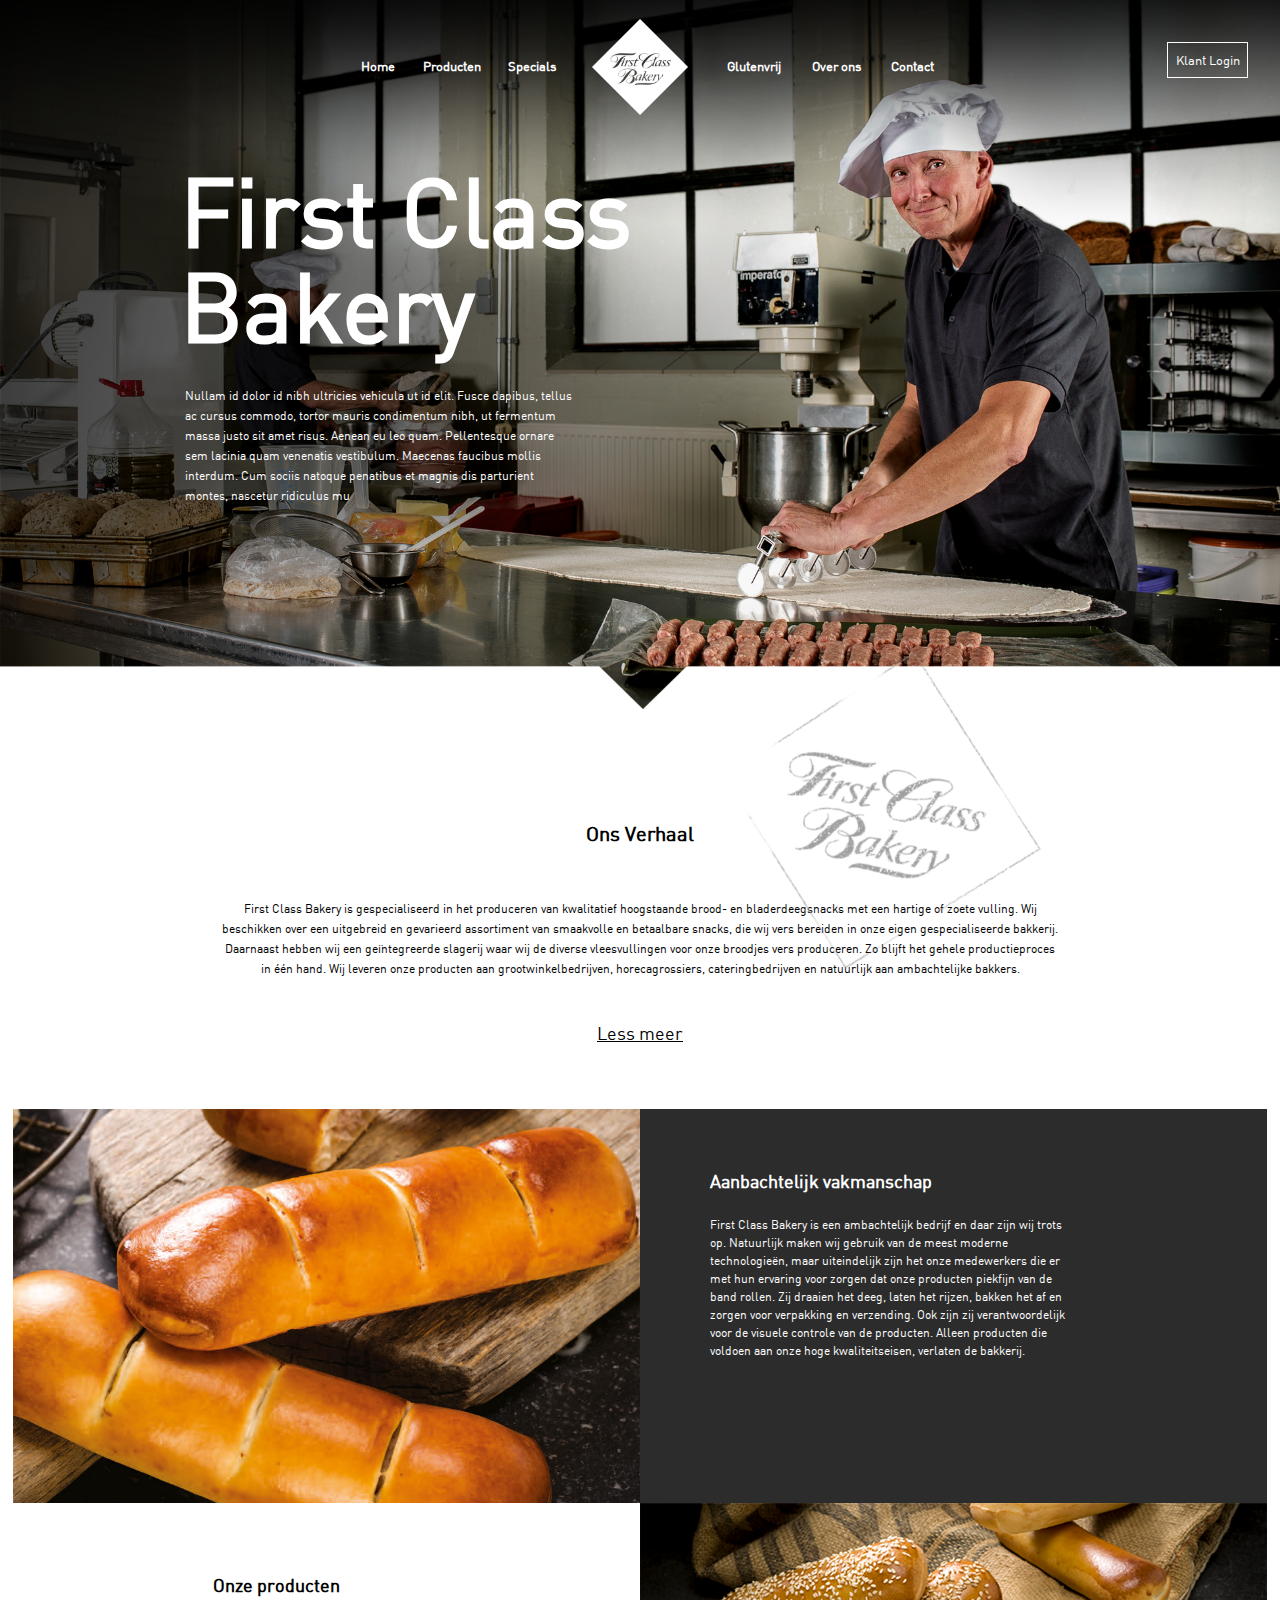
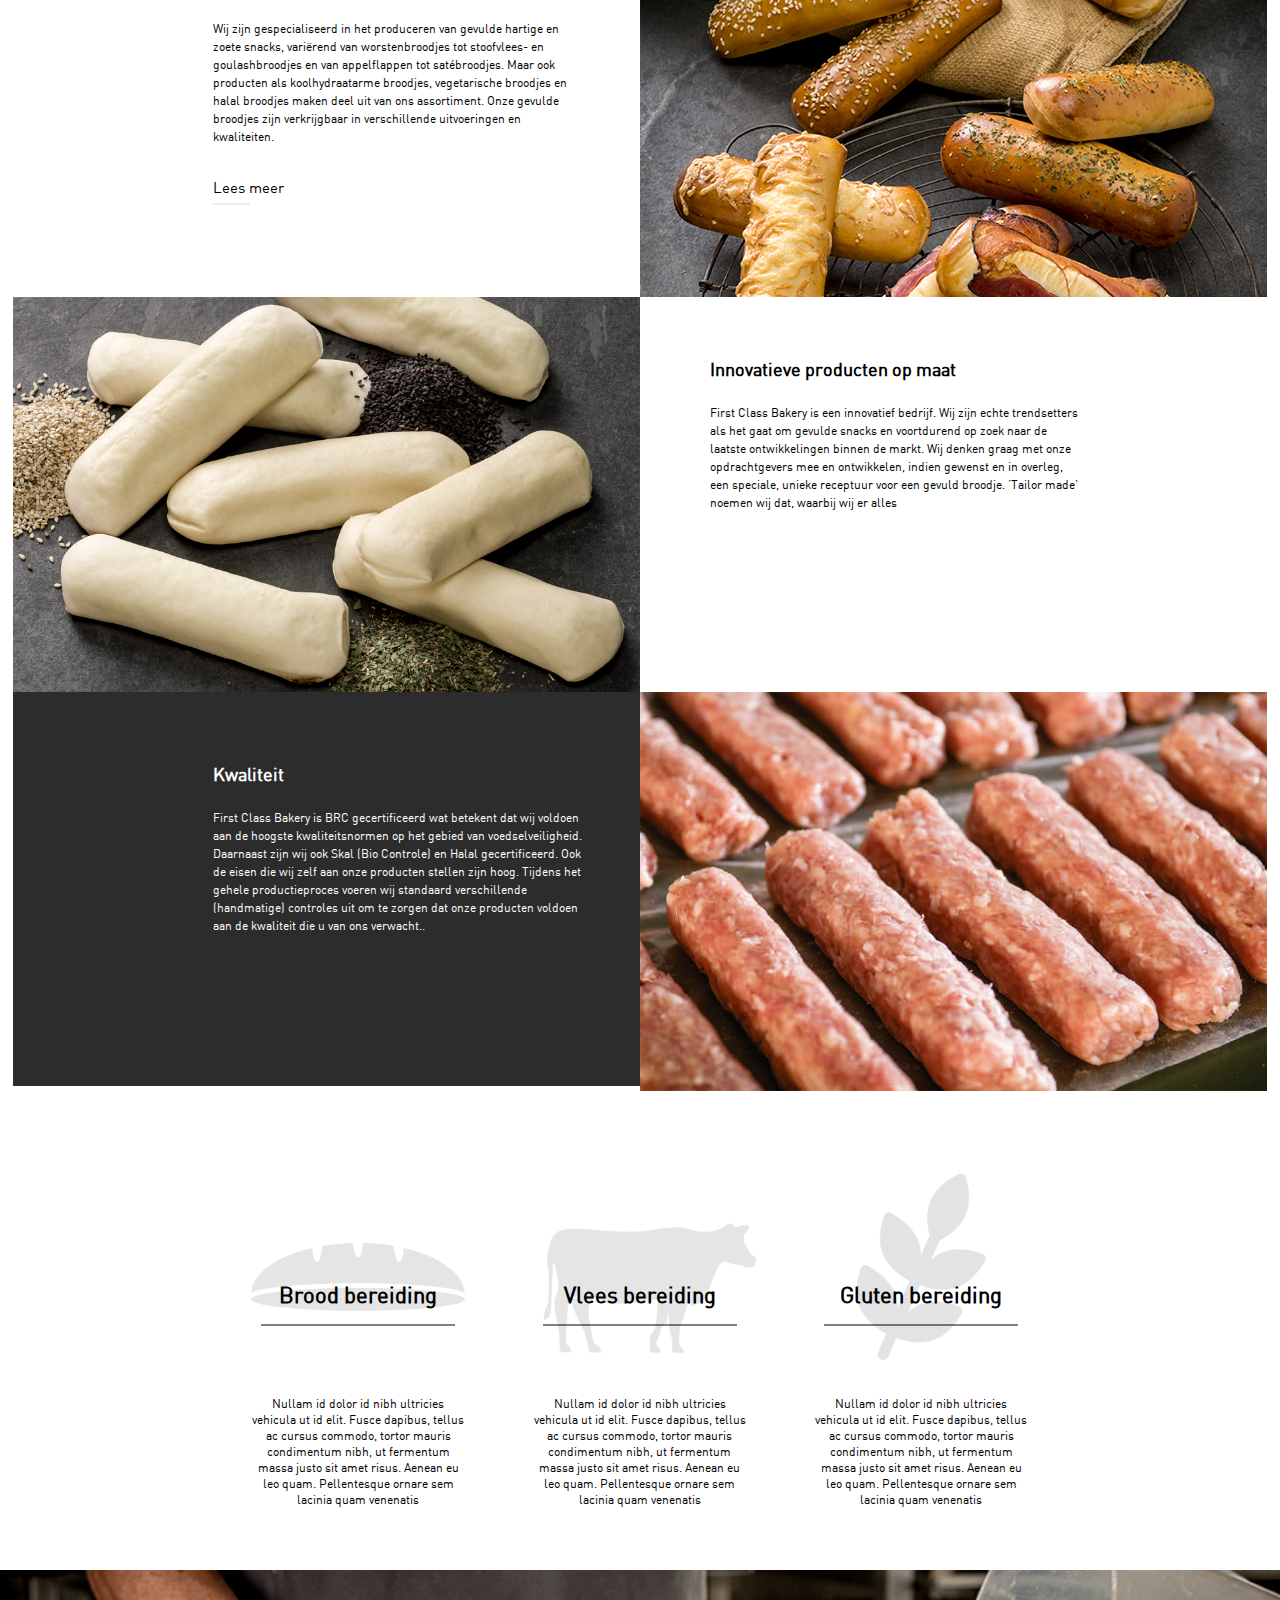
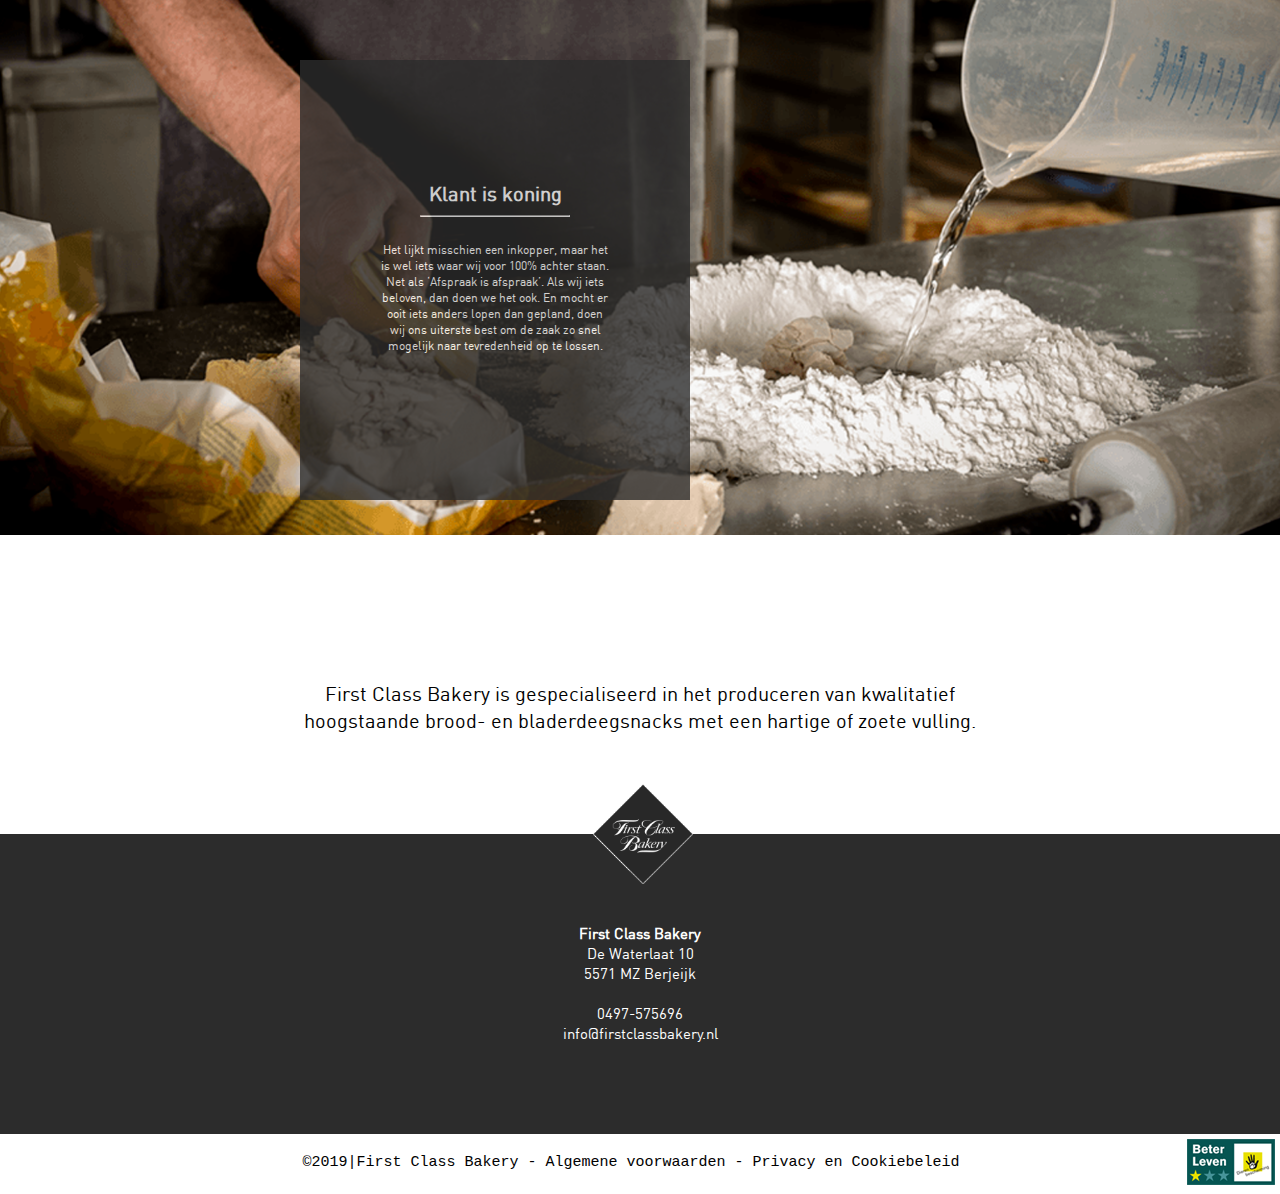
<file: index.html>
<!DOCTYPE html>
<html>
    <head>
        <title>Bakery website</title>
        <meta name="viewport" content="width=device-width, initial-scale=1.0">
        <link rel="stylesheet" href="style.css"/>
        <link rel="stylesheet" href="https://use.fontawesome.com/releases/v5.8.1/css/all.css" integrity="sha384-50oBUHEmvpQ+1lW4y57PTFmhCaXp0ML5d60M1M7uH2+nqUivzIebhndOJK28anvf" crossorigin="anonymous">
    </head>
    <body>
        
        <div class="page-banner">
            <div class="page-banner__bg-image"><img src="images/Laag541.png" alt =""></div>
            <div class="page-banner-effect"><img src="images/Laag 591.png"></div>
            <div class="page-banner-effect"><img src="images/Laag 5421.png"></div>
            <header class="site-header">
                    <div class="logo-area">
                        <a href="#"><img src="images/logo_header.png" alt=""></a>
                    </div>
                    <div class="nev-menu">
                            <ul>
                                <li><a href="index.html">Home</a></li>
                                <li><a href="producten.html">Producten</a></li>
                                <li><a href="specail.html">Specials</a></li>
                                <li><a href="glutenvrij.html">Glutenvrij</a></li>
                                <li><a href="over-ons.html">Over ons</a></li>
                                <li><a href="contact.html">Contact</a></li>
                            </ul>
                    </div>
                    <div class="header-login"><a href="#">Klant Login</a></div>
            </header>

            <div class="first-class-bakery"><strong>First Class<br>Bakery</strong></div>
            <div class="banner-content"><p>
                Nullam id dolor id nibh ultricies vehicula ut id elit. 
                Fusce dapibus, tellus ac cursus commodo, tortor mauris condimentum nibh, ut fermentum massa justo sit amet risus. 
                Aenean eu leo quam. Pellentesque ornare sem lacinia quam venenatis vestibulum. Maecenas faucibus mollis interdum. 
                Cum sociis natoque penatibus et magnis dis parturient montes, nascetur ridiculus mu
            </p>
            </div>

        </div>
        <div class="main-part1-container">
            <div class="brand-logo"><img src="images/brand_stamp.png" alt=""></div>
        </div>
        <div class="ons-verhaal">
                Ons Verhaal
        </div>
        <div class="main-part1-paragraph">
            <p>
                    First Class Bakery is gespecialiseerd in het produceren van kwalitatief hoogstaande brood- en 
                    bladerdeegsnacks met een hartige of zoete vulling. Wij beschikken over een uitgebreid en gevarieerd 
                    assortiment van smaakvolle en betaalbare snacks, die wij vers bereiden in onze eigen gespecialiseerde 
                    bakkerij. Daarnaast hebben wij een geïntegreerde slagerij waar wij de diverse vleesvullingen voor onze 
                    broodjes vers produceren. Zo blijft het gehele productieproces in één hand. Wij leveren onze producten 
                    aan grootwinkelbedrijven, horecagrossiers, cateringbedrijven en natuurlijk aan ambachtelijke bakkers.
            </p>
        </div>

        <div class="lees-meer">Less meer</div>
        <div class="main-body-items-contents">
            <div class="item"><img src="images/Laag 680.png" alt=""></div>
            <div class="item item-background1">
                <div class="heading-part1">
                    Aanbachtelijk vakmanschap 
                </div>
                <div class="content-text-part1">
                         <p>First Class Bakery is een ambachtelijk bedrijf en daar zijn wij trots op. 
                            Natuurlijk maken wij gebruik van de meest moderne technologieën, maar uiteindelijk zijn het onze 
                            medewerkers die er met hun ervaring voor zorgen dat onze producten piekfijn van de band rollen. 
                            Zij draaien het deeg, laten het rijzen, bakken het af en zorgen voor verpakking
                            en verzending. Ook zijn zij verantwoordelijk voor de visuele controle van de producten. 
                            Alleen producten die voldoen aan onze hoge kwaliteitseisen, verlaten de bakkerij.</p>
                </div>
            </div>
            <div class="item item-background2">
                <div class="heading-part2">
                        Onze producten
                </div>
                <div class="content-text-part2">
                    <p>Wij zijn gespecialiseerd in het produceren van gevulde hartige en zoete snacks, 
                        variërend van worstenbroodjes tot stoofvlees- en goulashbroodjes en van appelflappen tot satébroodjes. 
                        Maar ook producten als koolhydraatarme broodjes, vegetarische broodjes en halal broodjes maken deel uit 
                        van ons assortiment. Onze gevulde broodjes zijn verkrijgbaar in verschillende uitvoeringen en kwaliteiten.</p> 
                </div>
                <div class="lees-meer-part2 lees-meer2">
                        <a href="product_detail.html">Lees meer</a>
                        <hr>
                </div>
            </div>
            <div class="item"><img src="images/Laag 6801.png" alt=""></div>
            <div class="item"><img src="images/Laag 674.png" alt=""></div>
            <div class="item item-background3">
                <div class="heading-part1">
                    Innovatieve producten op maat
                </div>
                <div class="content-text-part1">
                    <p>
                        First Class Bakery is een innovatief bedrijf. 
                        Wij zijn echte trendsetters als het gaat om gevulde snacks en voortdurend op zoek naar de laatste ontwikkelingen binnen de markt. 
                        Wij denken graag met onze opdrachtgevers mee en ontwikkelen, indien gewenst en in overleg, een speciale, 
                        unieke receptuur voor een gevuld broodje. ‘Tailor made’ noemen wij dat, waarbij wij er alles
                    </p>
                </div>
            </div>
            <div class="item item-background4">
                <div class="heading-part2">
                    Kwaliteit
                </div>
                <div class="content-text-part2">
                    <p>
                        First Class Bakery is BRC gecertificeerd wat betekent dat wij voldoen aan de hoogste kwaliteitsnormen op het gebied van voedselveiligheid. 
                        Daarnaast zijn wij ook Skal (Bio Controle) en Halal gecertificeerd. 
                        Ook de eisen die wij zelf aan onze producten stellen zijn hoog. 
                        Tijdens het gehele productieproces voeren wij standaard verschillende (handmatige) controles uit om te zorgen dat 
                        onze producten voldoen aan de kwaliteit die u van ons verwacht..
                    </p>
                </div>
            </div>
            <div class="item"><img src="images/Laag 684.png" alt=""></div>
        </div>
        <div class="faddle-images-cow-bread-gluten-container">
            <div class="cow-bread-gluten bread"><img src="images/bread.png" alt=""></div>
            <div class="cow-bread-gluten cow"><img src="images/cow.png" alt=""></div>
            <div class="cow-bread-gluten gluten"><img src="images/gluten.png" alt=""></div>
        </div>
        <div class="faddle-images-cow-bread-gluten-text-container">
            <div class="cow-bread-gluten">
                <div class="cow-bread-gluten-title">
                    Brood bereiding
                    <hr>
                </div>
                <div class="cow-bread-gluten-content">
                    Nullam id dolor id nibh ultricies vehicula ut id elit. Fusce dapibus, tellus ac cursus commodo, tortor mauris condimentum nibh, ut fermentum massa justo sit amet risus. Aenean eu leo quam. Pellentesque ornare sem lacinia quam venenatis 
                </div>
            </div>
            <div class="cow-bread-gluten">
                <div class="cow-bread-gluten-title">
                    Vlees bereiding
                    <hr>
                </div>
                <div class="cow-bread-gluten-content">
                    Nullam id dolor id nibh ultricies vehicula ut id elit. Fusce dapibus, tellus ac cursus commodo, tortor mauris condimentum nibh, ut fermentum massa justo sit amet risus. Aenean eu leo quam. Pellentesque ornare sem lacinia quam venenatis 
                </div>
            </div>
            <div class="cow-bread-gluten">
                <div class="cow-bread-gluten-title">
                    Gluten bereiding
                    <hr>
                </div>
                <div class="cow-bread-gluten-content">
                    Nullam id dolor id nibh ultricies vehicula ut id elit. Fusce dapibus, tellus ac cursus commodo, tortor mauris condimentum nibh, ut fermentum massa justo sit amet risus. Aenean eu leo quam. Pellentesque ornare sem lacinia quam venenatis 
                </div>
            </div>
        </div>

        <div class="bottom-background-image">
            <img src="images/Laag681.png" alt="">
        </div>

        <div class="bottom-background-image-content">
            <div class="content-background">
                <div class="bottom-background-title">
                    Klant is koning
                    <hr>
                </div>
                <div class="bottom-background-content">
                    Het lijkt misschien een inkopper, maar het is wel iets waar wij voor 100% achter staan. Net als ‘Afspraak is afspraak’. Als wij iets beloven, dan doen we het ook. En mocht er ooit iets anders lopen dan gepland, doen wij ons uiterste
                    best om de zaak zo snel mogelijk naar tevredenheid op te lossen.
                </div>
            </div>
        </div>

        <div class="body-part-bottom-text-field">
            <p>First Class Bakery is gespecialiseerd in het produceren van kwalitatief hoogstaande
                    brood- en bladerdeegsnacks met een hartige of zoete vulling.</p>
        </div>
        

        <footer class="footer">
            <div class="footer-logo"><a href="#"><img src="images/logo_footer.png" alt=""></a></div>
            <div class="footer-main">
                <div class="footer-main-part1"><strong>First Class Bakery</strong><br>De Waterlaat 10 <br>
                    5571 MZ Berjeijk </div>
                <div class="footer-main-part2">0497-575696<br>info@firstclassbakery.nl</div>
                <div class="linkedin-logo"><a href="#"><i class="fab fa-linkedin-in"></i></a></div>
            </div>
            <div class="footer-part-buttom">
                <div class="footer-part-buttom-text">
                    <pre>&copy2019|First Class Bakery - Algemene voorwaarden - Privacy en Cookiebeleid</pre>
                </div>
                <div class="beterleven"><img src="images/Laag71_beterleven.png" alt=""></div>
            </div>
        </footer>
    </body>
</html>
</file>
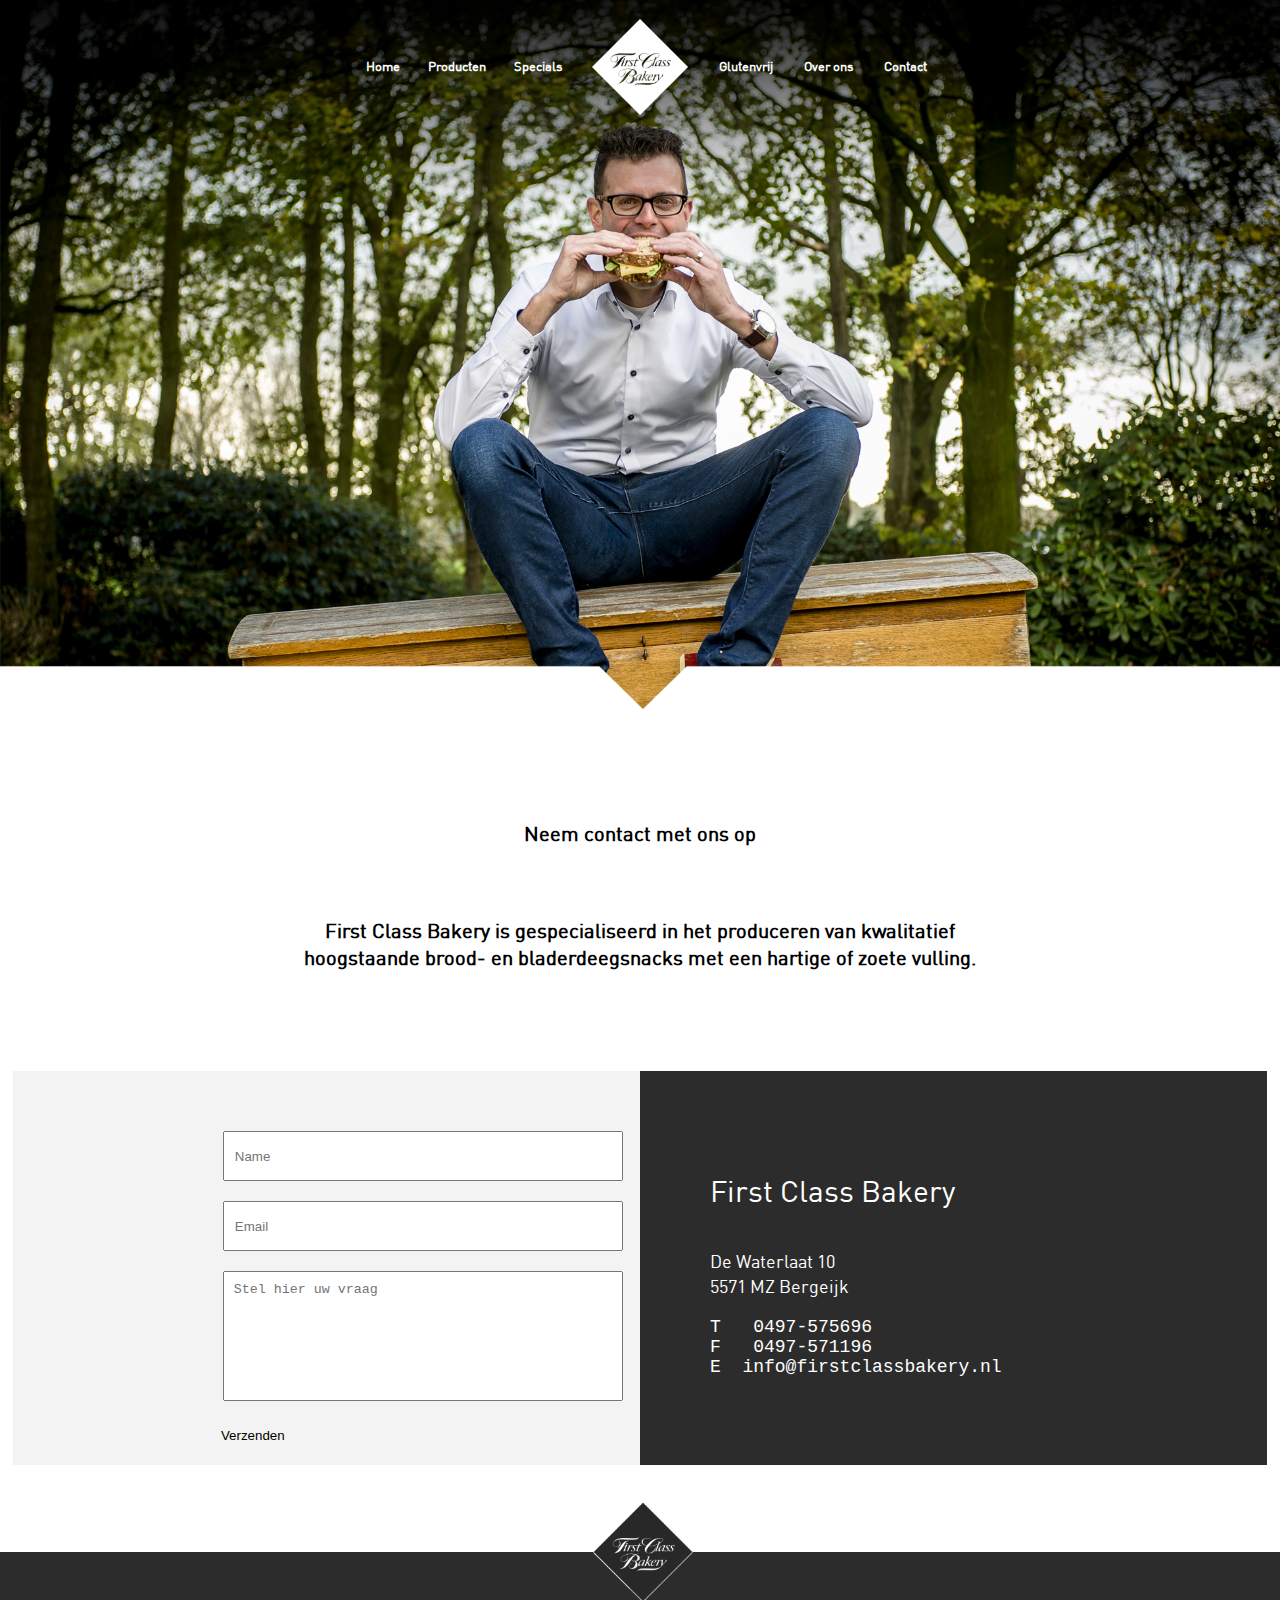
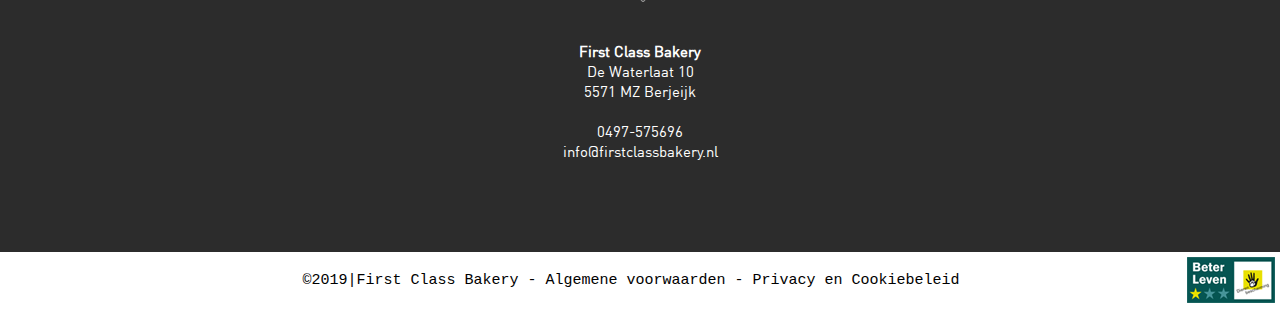
<file: contact.html>
<!DOCTYPE html>
<html>
    <head>
        <title>Bakery website</title>
        <meta name="viewport" content="width=device-width, initial-scale=1.0">
        <link rel="stylesheet" href="style.css"/>
        <link rel="stylesheet" href="https://use.fontawesome.com/releases/v5.8.1/css/all.css" integrity="sha384-50oBUHEmvpQ+1lW4y57PTFmhCaXp0ML5d60M1M7uH2+nqUivzIebhndOJK28anvf" crossorigin="anonymous">
    </head>
    <body>
        
        <div class="page-banner">
            <div class="page-banner__bg-image"><img src="images/Laag 666.png" alt =""></div>
            <div class="page-banner-effect"><img src="images/Laag 591.png"></div>
            <header class="site-header">
                    <div class="logo-area">
                        <a href="#"><img src="images/logo_header.png" alt=""></a>
                    </div>
                    <div class="nev-menu pages">
                            <ul>
                                <li><a href="index.html">Home</a></li>
                                <li><a href="producten.html">Producten</a></li>
                                <li><a href="specail.html">Specials</a></li>
                                <li><a href="glutenvrij.html">Glutenvrij</a></li>
                                <li><a href="over-ons.html">Over ons</a></li>
                                <li><a href="contact.html">Contact</a></li>
                            </ul>
                    </div>
            </header>
        </div>

        <div class="ons-verhaal">
            Neem contact met ons op
        </div>

        <div class="body-part-bottom-text-field">
            <p><strong>First Class Bakery is gespecialiseerd in het produceren van kwalitatief hoogstaande
                    brood- en bladerdeegsnacks met een hartige of zoete vulling.</strong></p>
        </div>

        <div class="main-body-items-contents product-deatail">
            <div class="item contact-details-form">
                <div class="contect-form">
                    <form action="" method="POST">
                        <input type="text" name="name" placeholder="Name"/><br>
                        <input type="email" name="email" placeholder="Email"/><br>
                        <textarea placeholder="Stel hier uw vraag"></textarea>
                        <input type="submit" value="Verzenden">
                    </form>
                </div>
            </div>
            <div class="item item-background1">
                <div class="contect-details-title">
                    First Class Bakery
                </div>
                <div class="contect-deatails-address">
                    <p>De Waterlaat 10<br>
                    5571 MZ Bergeijk</p>
                </div>
                <div class="contect-deatails-connect">
                    <pre>
T   0497-575696
F   0497-571196
E  info@firstclassbakery.nl
                    </pre>
                </div>
            </div>
        </div>
        
        

        <footer class="footer">
            <div class="footer-logo"><a href="#"><img src="images/logo_footer.png" alt=""></a></div>
            <div class="footer-main">
                <div class="footer-main-part1"><strong>First Class Bakery</strong><br>De Waterlaat 10 <br>
                    5571 MZ Berjeijk </div>
                <div class="footer-main-part2">0497-575696<br>info@firstclassbakery.nl</div>
                <div class="linkedin-logo"><a href="#"><i class="fab fa-linkedin-in"></i></a></div>
            </div>
            <div class="footer-part-buttom">
                <div class="footer-part-buttom-text">
                    <pre>&copy2019|First Class Bakery - Algemene voorwaarden - Privacy en Cookiebeleid</pre>
                </div>
                <div class="beterleven"><img src="images/Laag71_beterleven.png" alt=""></div>
            </div>
        </footer>
    </body>
</html>
</file>
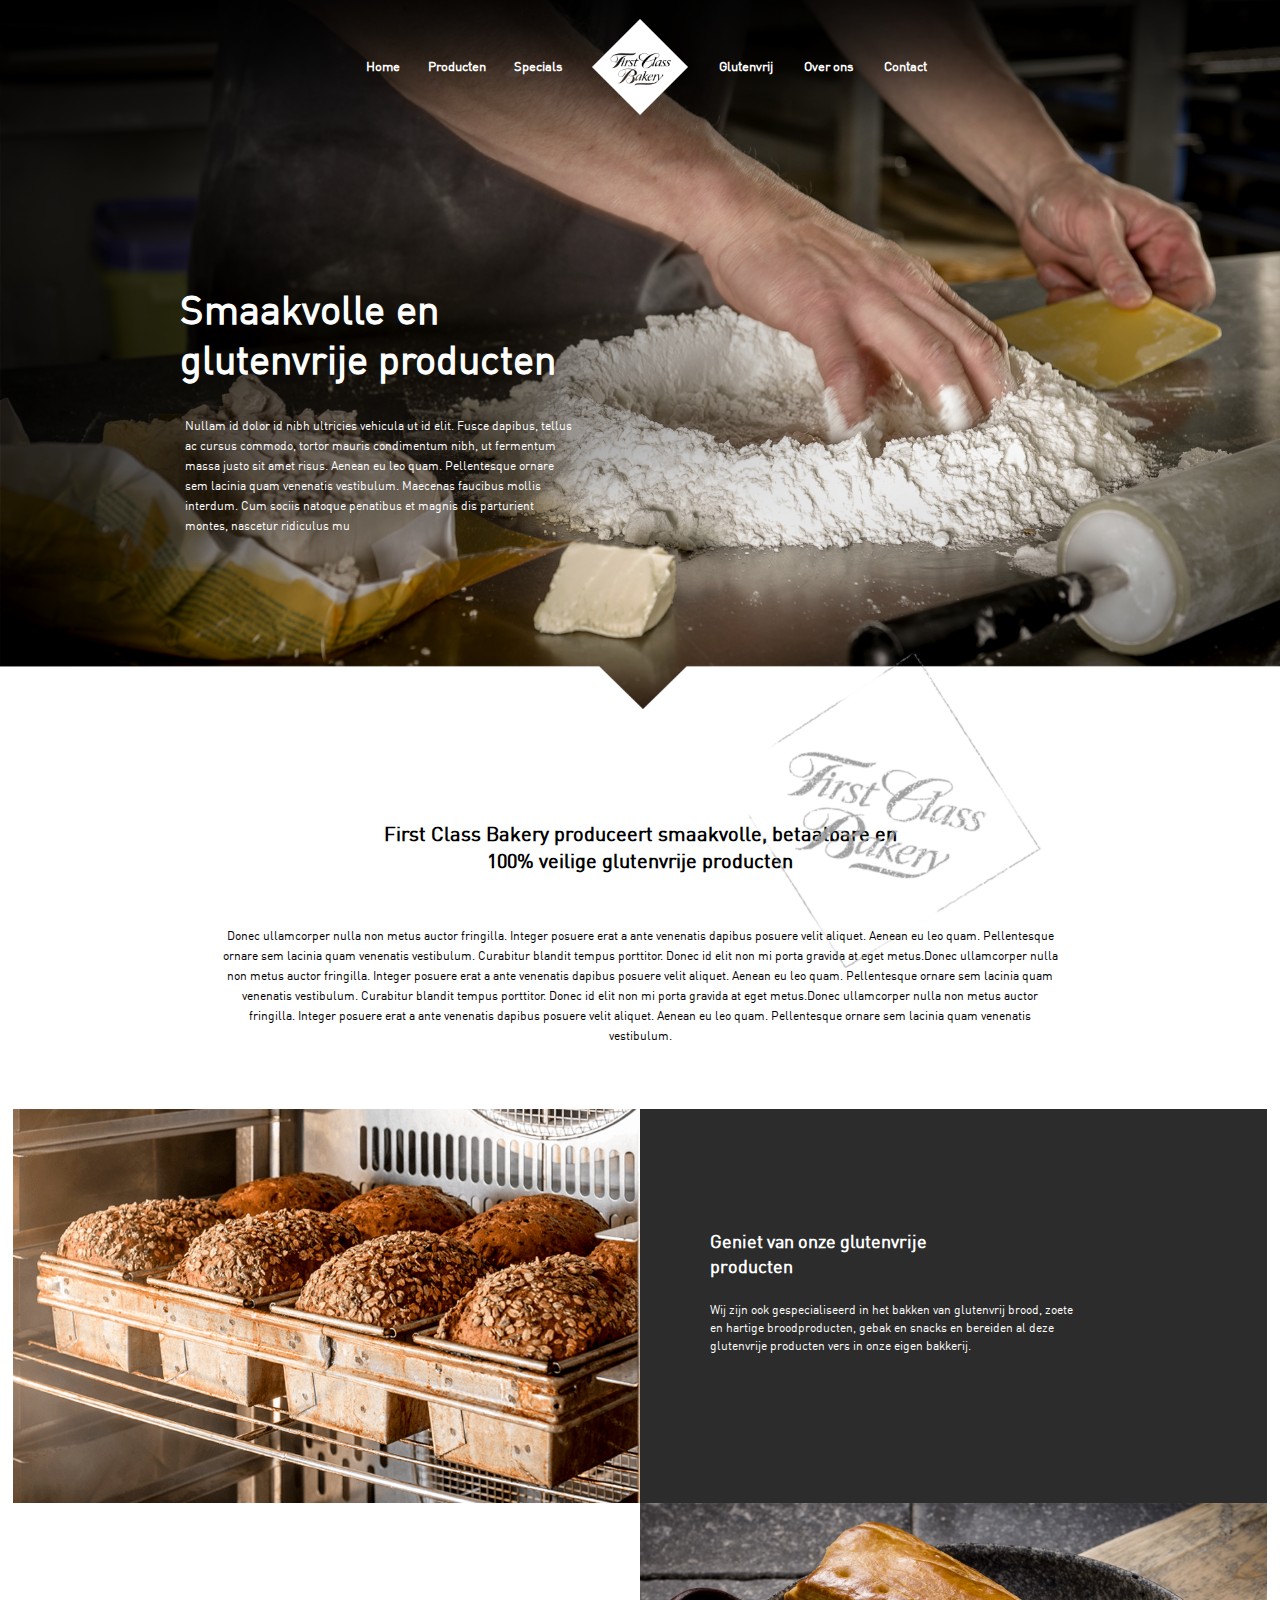
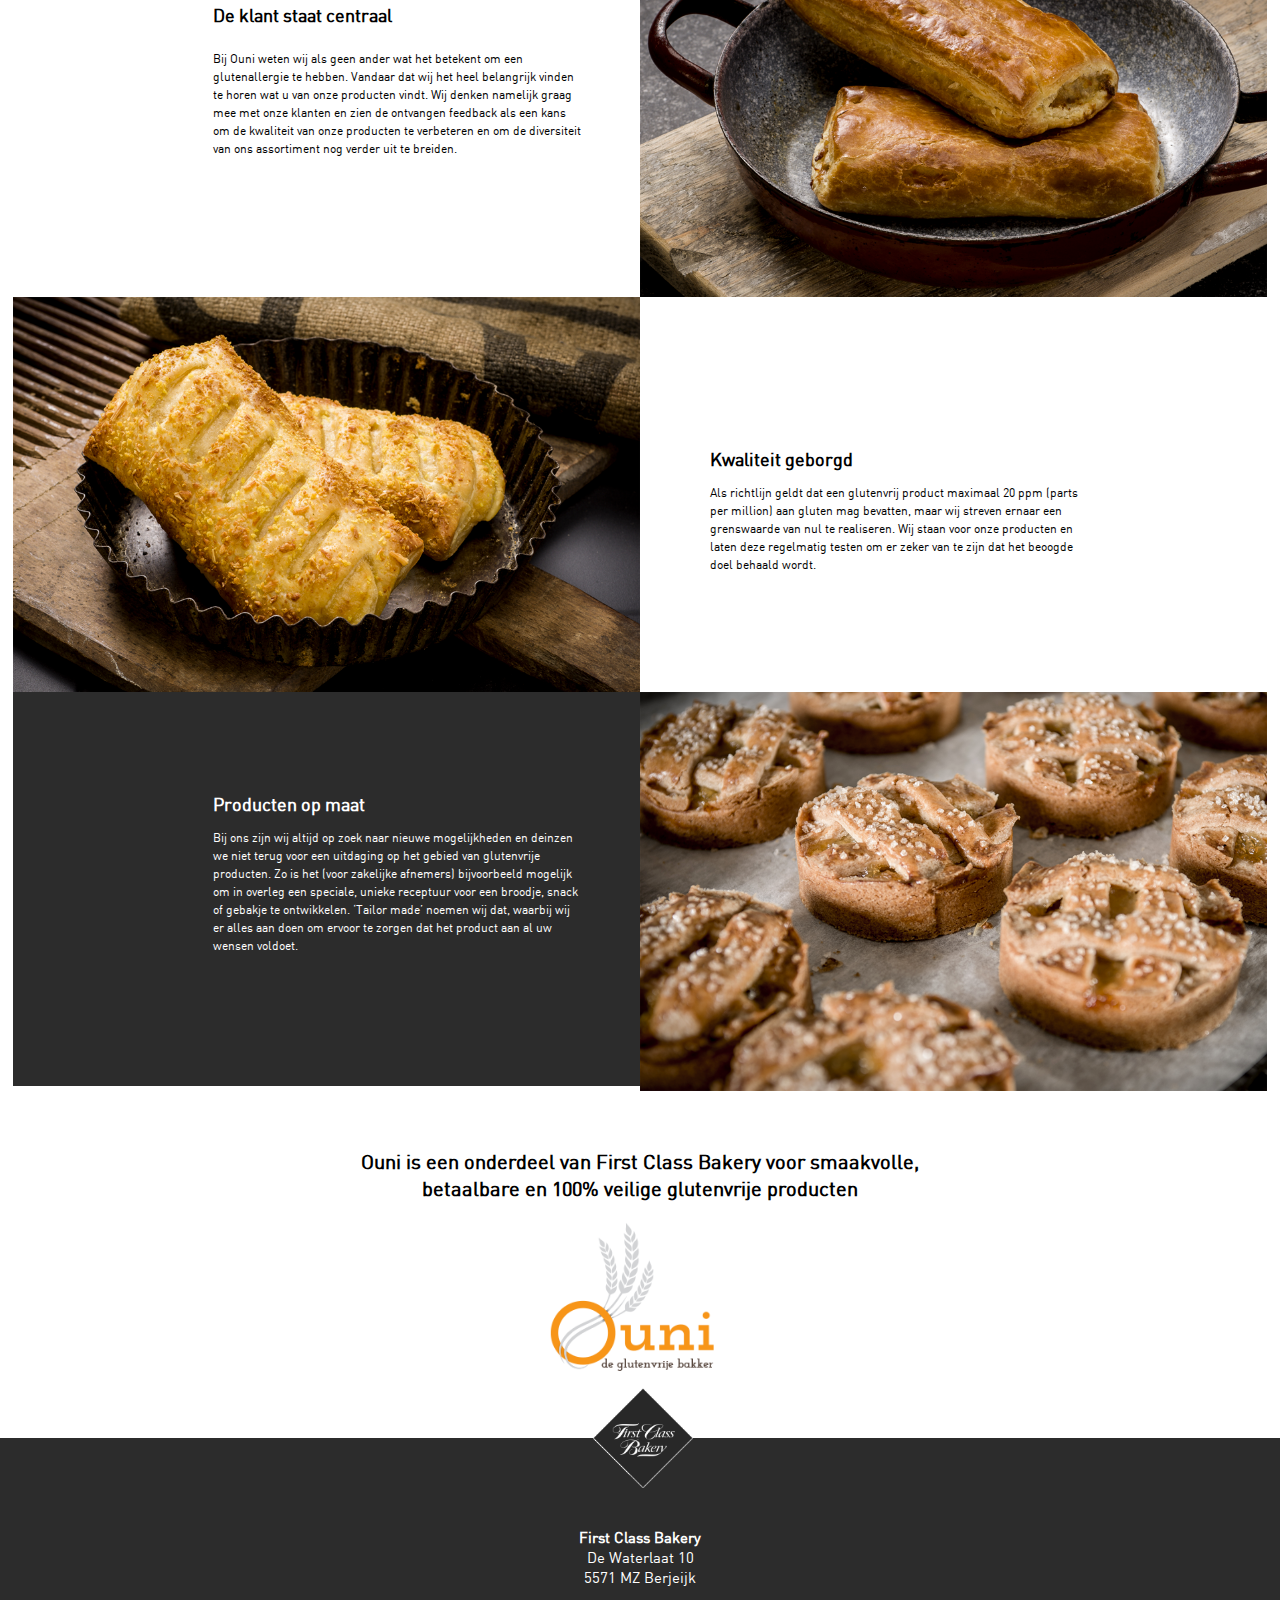
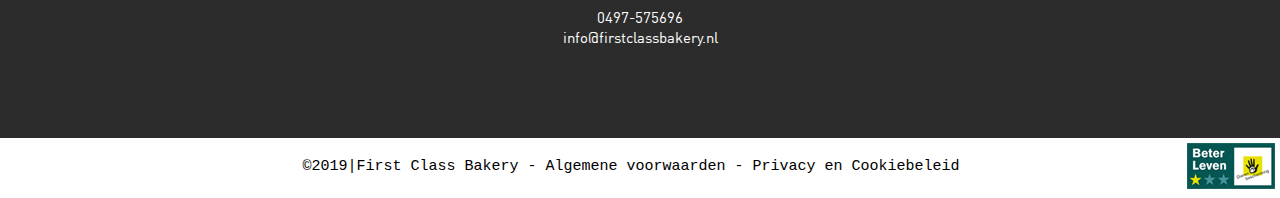
<file: glutenvrij.html>
<!DOCTYPE html>
<html>
    <head>
        <title>Bakery website</title>
        <meta name="viewport" content="width=device-width, initial-scale=1.0">
        <link rel="stylesheet" href="style.css"/>
        <link rel="stylesheet" href="https://use.fontawesome.com/releases/v5.8.1/css/all.css" integrity="sha384-50oBUHEmvpQ+1lW4y57PTFmhCaXp0ML5d60M1M7uH2+nqUivzIebhndOJK28anvf" crossorigin="anonymous">
    </head>
    <body>
        
        <div class="page-banner">
            <div class="page-banner__bg-image"><img src="images/Laag 642.png" alt =""></div>
            <div class="page-banner-effect"><img src="images/Laag 591.png"></div>
            <div class="page-banner-effect"><img src="images/Laag 5421.png"></div>
            <header class="site-header">
                    <div class="logo-area">
                        <a href="#"><img src="images/logo_header.png" alt=""></a>
                    </div>
                    <div class="nev-menu pages">
                            <ul>
                                <li><a href="index.html">Home</a></li>
                                <li><a href="producten.html">Producten</a></li>
                                <li><a href="specail.html">Specials</a></li>
                                <li><a href="glutenvrij.html">Glutenvrij</a></li>
                                <li><a href="over-ons.html">Over ons</a></li>
                                <li><a href="contact.html">Contact</a></li>
                            </ul>
                    </div>
            </header>

            <div class="producten-banner-title"><strong>Smaakvolle en  
                    <br>glutenvrije producten</strong></div>
            <div class="banner-content"><p>
                Nullam id dolor id nibh ultricies vehicula ut id elit. Fusce dapibus, tellus ac cursus commodo, tortor mauris condimentum nibh, ut fermentum massa justo sit amet risus. Aenean eu leo quam. Pellentesque ornare sem lacinia quam venenatis vestibulum. Maecenas faucibus mollis interdum. Cum sociis natoque penatibus et magnis dis parturient montes, nascetur ridiculus mu
            </p>
            </div>

        </div>
        <div class="main-part1-container">
            <div class="brand-logo"><img src="images/brand_stamp.png" alt=""></div>
        </div>
        <div class="ons-verhaal">
            First Class Bakery produceert smaakvolle, betaalbare en<br>
            100% veilige glutenvrije producten
        </div>
        <div class="main-part1-paragraph">
            <p>
                Donec ullamcorper nulla non metus auctor fringilla. Integer posuere erat a ante venenatis dapibus posuere velit aliquet. Aenean eu leo quam. Pellentesque ornare sem lacinia quam venenatis vestibulum. Curabitur blandit tempus porttitor. Donec id elit non mi porta gravida at eget metus.Donec ullamcorper nulla non metus auctor fringilla. Integer posuere erat a ante venenatis dapibus posuere velit aliquet. Aenean eu leo quam. Pellentesque ornare sem lacinia quam venenatis vestibulum. Curabitur blandit tempus porttitor. Donec id elit non mi porta gravida at eget metus.Donec ullamcorper nulla non metus auctor fringilla. Integer posuere erat a ante venenatis dapibus posuere velit aliquet. Aenean eu leo quam. Pellentesque ornare sem lacinia quam venenatis vestibulum.
            </p>
        </div>

        <div class="main-body-items-contents glutenvrij">
            <div class="item"><img src="images/Laag 810.png" alt=""></div>
            <div class="item item-background1">
                <div class="heading-part1-special">
                    Geniet van onze glutenvrije <br>
                    producten
                </div>
                <div class="content-text-part1">
                    <p>Wij zijn ook gespecialiseerd in het bakken van glutenvrij brood, zoete en hartige broodproducten, gebak en snacks en bereiden al deze glutenvrije producten vers in onze eigen bakkerij.</p>
                </div>
            </div>
            <div class="item item-background2">
                <div class="heading-part2-special">
                    De klant staat centraal
                </div>
                <div class="content-text-part2">
                    <p>Bij Ouni weten wij als geen ander wat het betekent om een glutenallergie te hebben. Vandaar dat wij het heel belangrijk vinden te horen wat u van onze producten vindt. Wij denken namelijk graag mee met onze klanten en zien de ontvangen feedback als een kans om de kwaliteit van onze producten te verbeteren en om de diversiteit van ons assortiment nog verder uit te breiden.</p>
                </div>
            </div>
            <div class="item"><img src="images/Laag 97.png" alt=""></div>
            <div class="item"><img src="images/Laag 509.png" alt=""></div>
            <div class="item item-background3">
                <div class="heading-part3">
                    Kwaliteit geborgd
                </div>
                <div class="content-text-part3">
                    <p>
                        Als richtlijn geldt dat een glutenvrij product maximaal 20 ppm (parts per million) aan gluten mag bevatten, maar wij streven ernaar een grenswaarde van nul te realiseren. Wij staan voor onze producten en laten deze regelmatig testen om er zeker van te zijn dat het beoogde doel behaald wordt.
                    </p>
                </div>
            </div>
            <div class="item item-background4">
                <div class="heading-part4">
                    Producten op maat
                </div>
                <div class="content-text-part4">
                    <p>
                        Bij ons zijn wij altijd op zoek naar nieuwe mogelijkheden en deinzen we niet terug voor een uitdaging op het gebied van glutenvrije producten. Zo is het (voor zakelijke afnemers) bijvoorbeeld mogelijk om in overleg een speciale, unieke receptuur voor een broodje, snack of gebakje te ontwikkelen. ‘Tailor made’ noemen wij dat, waarbij wij er alles aan doen om ervoor te zorgen dat het product aan al uw wensen voldoet.
                    </p>
                </div>
            </div>
            <div class="item"><img src="images/Laag 586.png" alt=""></div>
        </div>
        

        <div class="ons-verhaal">
            <p>Ouni is een onderdeel van First Class Bakery voor smaakvolle,<br> 
                    betaalbare en 100% veilige glutenvrije producten</p>
        </div>

        <div class="ouni-logo">
            <img src="images/Laag 631.png"alt="">
        </div>
        

        <footer class="footer">
            <div class="footer-logo"><a href="#"><img src="images/logo_footer.png" alt=""></a></div>
            <div class="footer-main">
                <div class="footer-main-part1"><strong>First Class Bakery</strong><br>De Waterlaat 10 <br>
                    5571 MZ Berjeijk </div>
                <div class="footer-main-part2">0497-575696<br>info@firstclassbakery.nl</div>
                <div class="linkedin-logo"><a href="#"><i class="fab fa-linkedin-in"></i></a></div>
            </div>
            <div class="footer-part-buttom">
                <div class="footer-part-buttom-text">
                    <pre>&copy2019|First Class Bakery - Algemene voorwaarden - Privacy en Cookiebeleid</pre>
                </div>
                <div class="beterleven"><img src="images/Laag71_beterleven.png" alt=""></div>
            </div>
        </footer>
    </body>
</html>
</file>
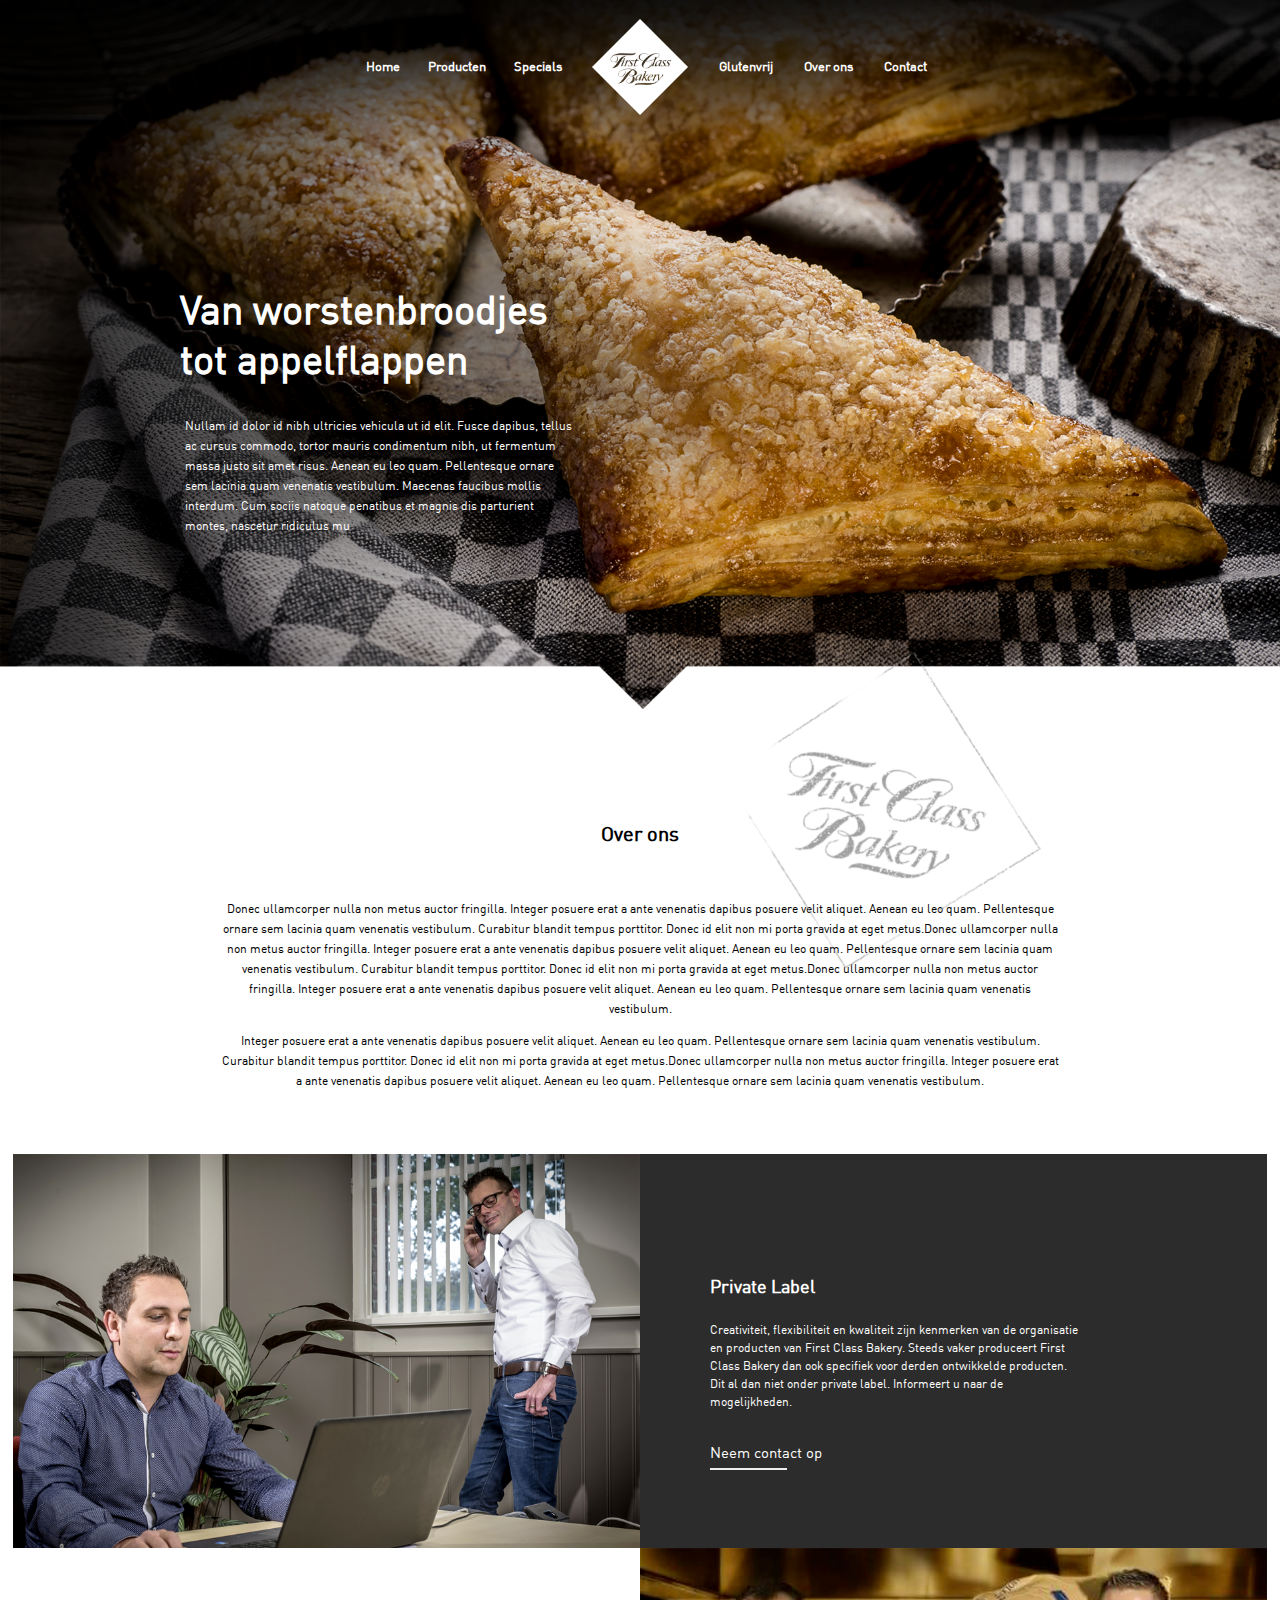
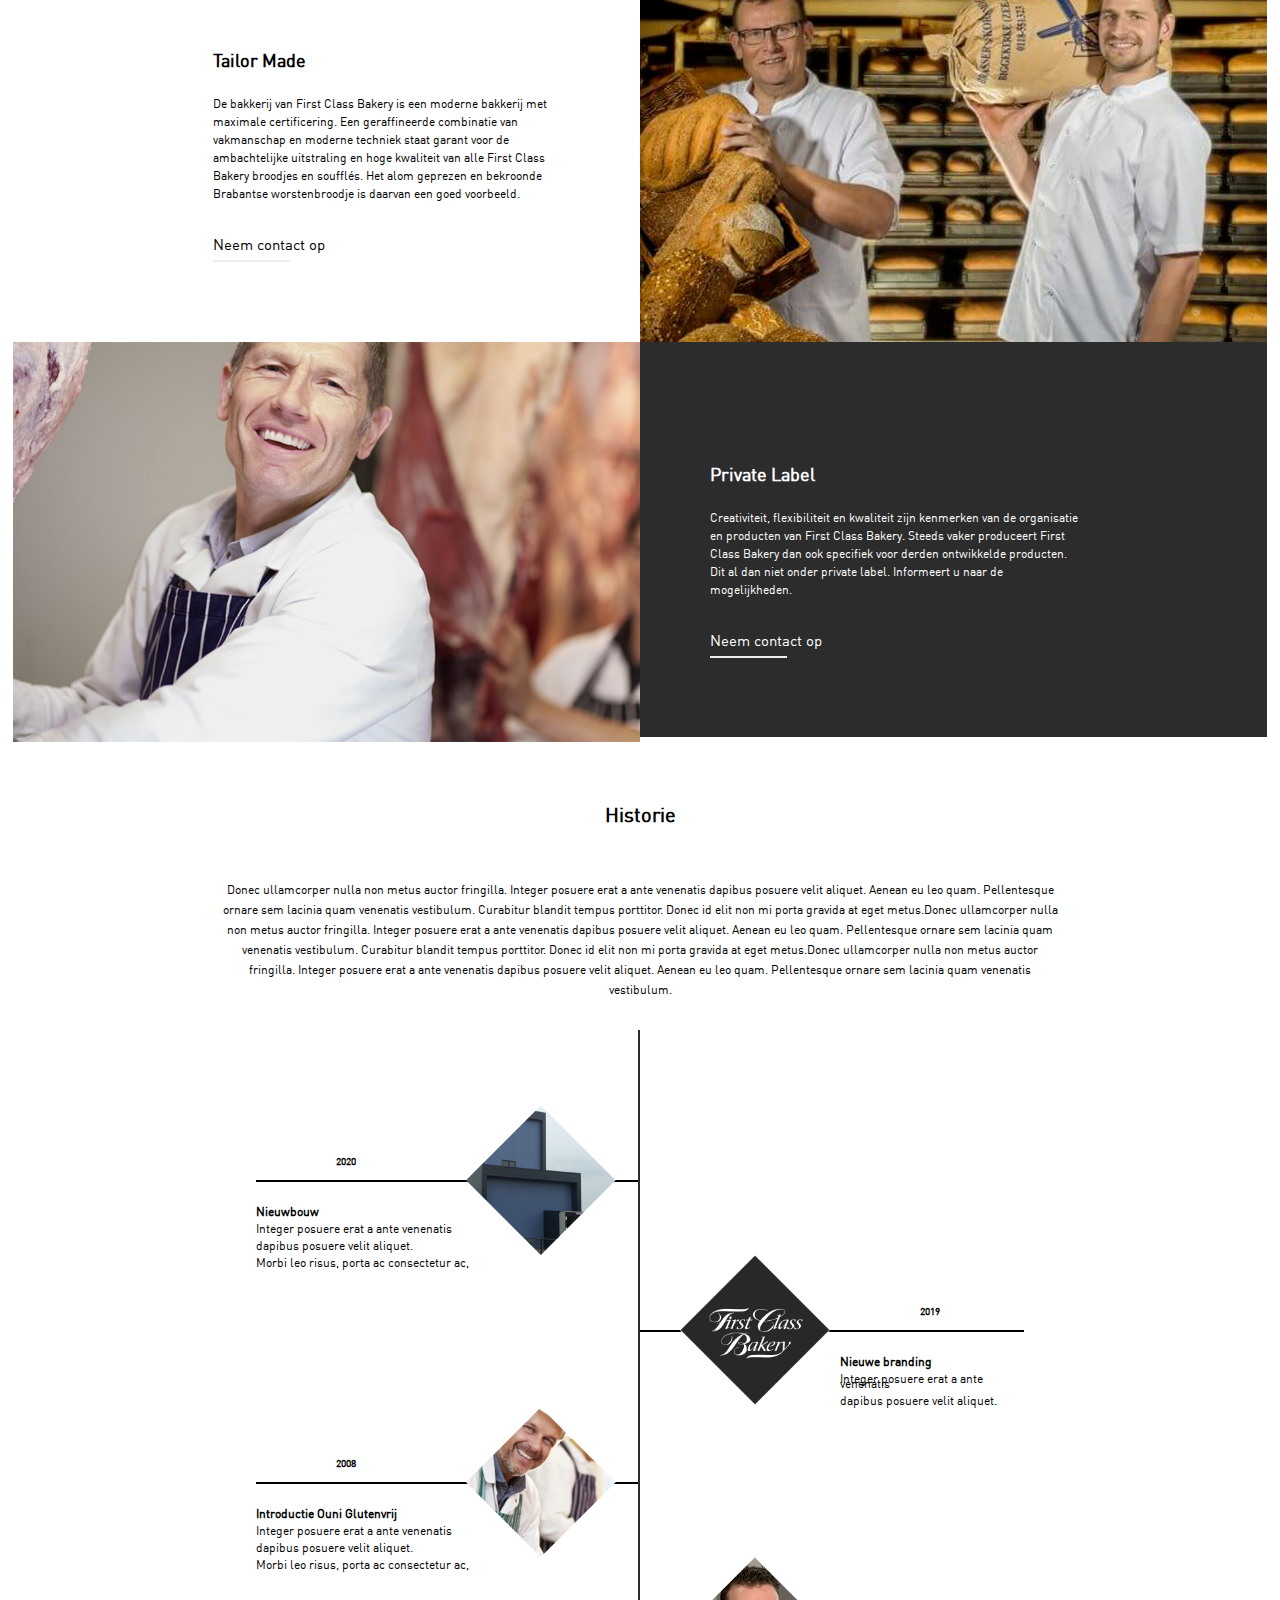
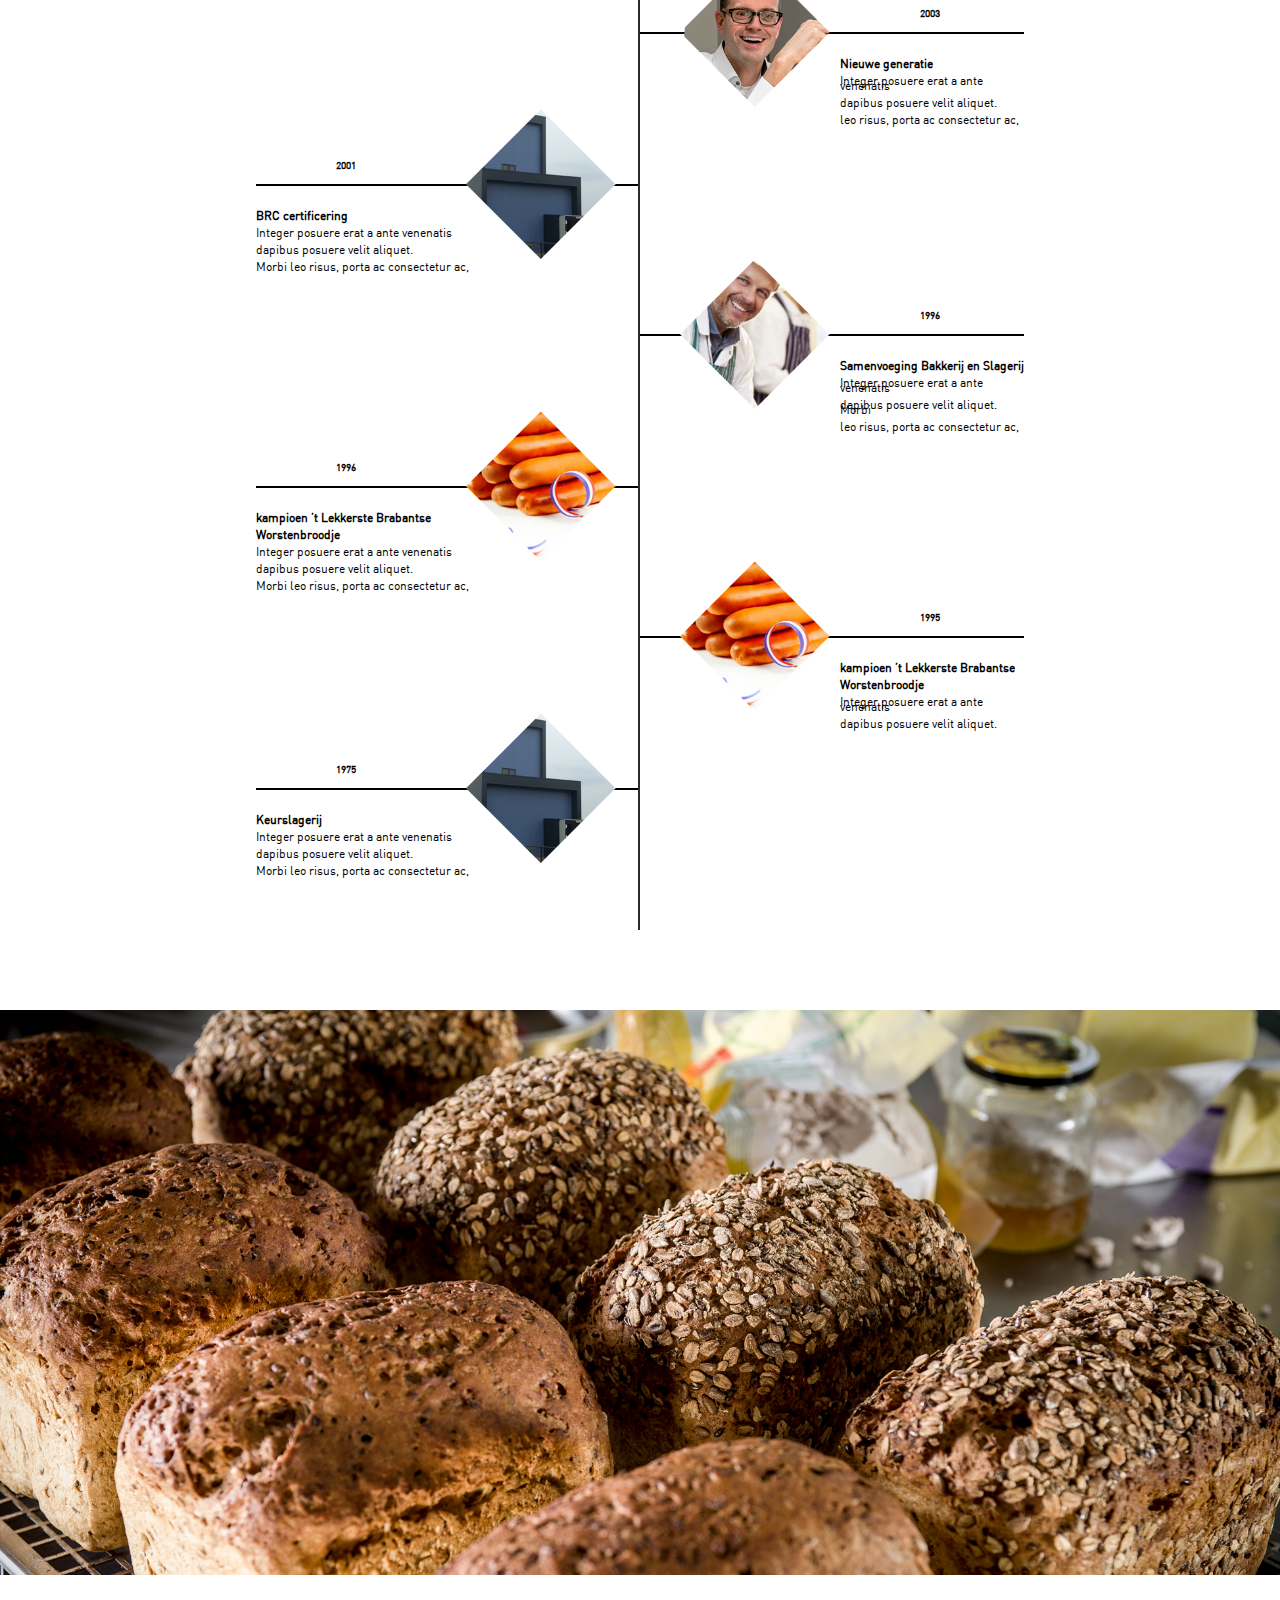
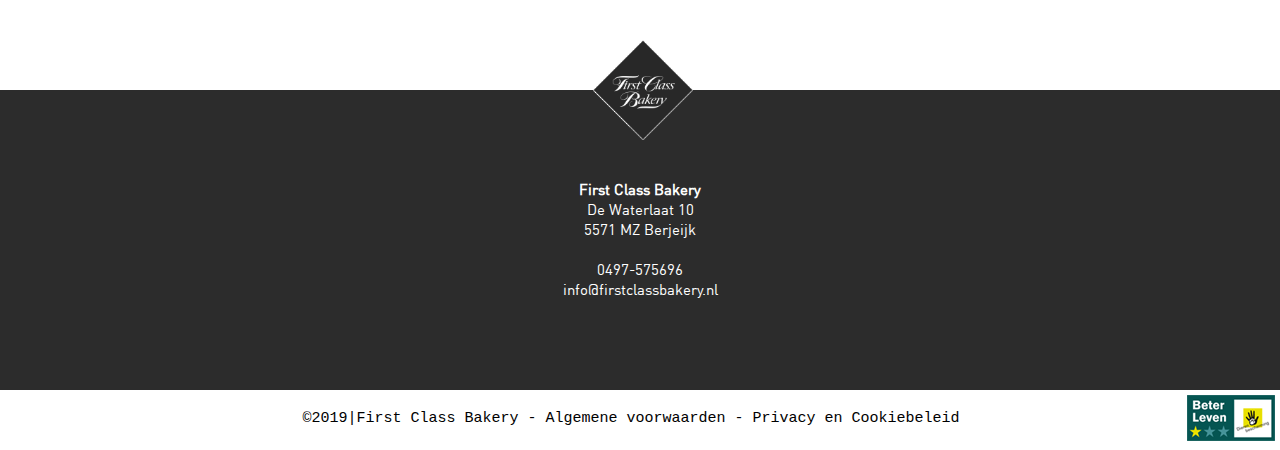
<file: over-ons.html>
<!DOCTYPE html>
<html>
    <head>
        <title>Bakery website</title>
        <meta name="viewport" content="width=device-width, initial-scale=1.0">
        <link rel="stylesheet" href="style.css"/>
        <link rel="stylesheet" href="https://use.fontawesome.com/releases/v5.8.1/css/all.css" integrity="sha384-50oBUHEmvpQ+1lW4y57PTFmhCaXp0ML5d60M1M7uH2+nqUivzIebhndOJK28anvf" crossorigin="anonymous">
    </head>
    <body>
        
        <div class="page-banner">
            <div class="page-banner__bg-image"><img src="images/Laag 611.png" alt =""></div>
            <div class="page-banner-effect"><img src="images/Laag 591.png"></div>
            <div class="page-banner-effect"><img src="images/Laag 5421.png"></div>
            <header class="site-header">
                    <div class="logo-area">
                        <a href="#"><img src="images/logo_header.png" alt=""></a>
                    </div>
                    <div class="nev-menu pages">
                            <ul>
                                <li><a href="index.html">Home</a></li>
                                <li><a href="producten.html">Producten</a></li>
                                <li><a href="specail.html">Specials</a></li>
                                <li><a href="glutenvrij.html">Glutenvrij</a></li>
                                <li><a href="over-ons.html">Over ons</a></li>
                                <li><a href="contact.html">Contact</a></li>
                            </ul>
                    </div>
            </header>

            <div class="producten-banner-title"><strong>Van worstenbroodjes
                <br>tot appelflappen</strong></div>
            <div class="banner-content"><p>
                Nullam id dolor id nibh ultricies vehicula ut id elit. 
                Fusce dapibus, tellus ac cursus commodo, tortor mauris condimentum nibh, ut fermentum massa justo sit amet risus. 
                Aenean eu leo quam. Pellentesque ornare sem lacinia quam venenatis vestibulum. Maecenas faucibus mollis interdum. 
                Cum sociis natoque penatibus et magnis dis parturient montes, nascetur ridiculus mu
            </p>
            </div>
        </div>
        <div class="main-part1-container">
            <div class="brand-logo"><img src="images/brand_stamp.png" alt=""></div>
        </div>
        <div class="ons-verhaal">
            Over ons
        </div>
        <div class="main-part1-paragraph">
            <p>
                    Donec ullamcorper nulla non metus auctor fringilla. Integer posuere erat a ante venenatis dapibus posuere velit aliquet. Aenean eu leo quam. Pellentesque ornare sem lacinia quam venenatis vestibulum. Curabitur blandit tempus porttitor. Donec id elit non mi porta gravida at eget metus.Donec ullamcorper nulla non metus auctor fringilla. Integer posuere erat a ante venenatis dapibus posuere velit aliquet. Aenean eu leo quam. Pellentesque ornare sem lacinia quam venenatis vestibulum. Curabitur blandit tempus porttitor. Donec id elit non mi porta gravida at eget metus.Donec ullamcorper nulla non metus auctor fringilla. Integer posuere erat a ante venenatis dapibus posuere velit aliquet. Aenean eu leo quam. Pellentesque ornare sem lacinia quam venenatis vestibulum.
            </p>
            <p>
                    Integer posuere erat a ante venenatis dapibus posuere velit aliquet. Aenean eu leo quam. Pellentesque ornare sem lacinia quam venenatis vestibulum. Curabitur blandit tempus porttitor. Donec id elit non mi porta gravida at eget metus.Donec ullamcorper nulla non metus auctor fringilla. Integer posuere erat a ante venenatis dapibus posuere velit aliquet. Aenean eu leo quam. Pellentesque ornare sem lacinia quam venenatis vestibulum.
            </p>
        </div>

        <div class="main-body-items-contents over-ons">
                <div class="item"><img src="images/Laag 545.png" alt=""></div>
                <div class="item item-background1">
                    <div class="heading-part1-special">
                            Private Label
                    </div>
                    <div class="content-text-part1">
                            <p>
                                Creativiteit, flexibiliteit en kwaliteit zijn kenmerken van de organisatie en producten van First Class Bakery. Steeds vaker produceert First Class Bakery dan ook specifiek voor derden ontwikkelde producten. Dit al dan niet onder private label. Informeert u naar de mogelijkheden.
                            </p>
                    </div>
                    <div class="lees-meer-part1 special-one">
                        Neem contact op
                        <hr>
                    </div>
                </div>
                <div class="item item-background2">
                    <div class="heading-part2-special">
                        Tailor Made
                    </div>
                    <div class="content-text-part2">
                        <p>De bakkerij van First Class Bakery is een moderne bakkerij met maximale certificering. Een geraffineerde combinatie van vakmanschap en moderne techniek staat garant voor de ambachtelijke uitstraling en hoge kwaliteit van alle First Class Bakery broodjes en soufflés. Het alom geprezen en bekroonde Brabantse worstenbroodje is daarvan een goed voorbeeld.</p>
                    </div>
                    <div class="lees-meer-part2 special-two">
                        Neem contact op
                        <hr>
                    </div>
                </div>
                <div class="item"><img src="images/Laag 760.png" alt=""></div>
                <div class="item"><img src="images/Laag 761.png" alt=""></div>
                <div class="item item-background1">
                    <div class="heading-part1-special">
                            Private Label
                    </div>
                    <div class="content-text-part1">
                            <p>
                                Creativiteit, flexibiliteit en kwaliteit zijn kenmerken van de organisatie en producten van First Class Bakery. Steeds vaker produceert First Class Bakery dan ook specifiek voor derden ontwikkelde producten. Dit al dan niet onder private label. Informeert u naar de mogelijkheden.
                            </p>
                    </div>
                    <div class="lees-meer-part1 special-one">
                        Neem contact op
                        <hr>
                    </div>
                </div>
        </div>

        <div class="ons-verhaal">
                Historie
        </div>
        <div class="main-part1-paragraph">
            <p>
                Donec ullamcorper nulla non metus auctor fringilla. Integer posuere erat a ante venenatis dapibus posuere velit aliquet. Aenean eu leo quam. Pellentesque ornare sem lacinia quam venenatis vestibulum. Curabitur blandit tempus porttitor. Donec id elit non mi porta gravida at eget metus.Donec ullamcorper nulla non metus auctor fringilla. Integer posuere erat a ante venenatis dapibus posuere velit aliquet. Aenean eu leo quam. Pellentesque ornare sem lacinia quam venenatis vestibulum. Curabitur blandit tempus porttitor. Donec id elit non mi porta gravida at eget metus.Donec ullamcorper nulla non metus auctor fringilla. Integer posuere erat a ante venenatis dapibus posuere velit aliquet. Aenean eu leo quam. Pellentesque ornare sem lacinia quam venenatis vestibulum.
            </p>
        </div>

        <div class="history-flow-chart">
                <div class="history-flow-chart-side1">
                    <div class="history-flow-chart-side1-year">2020</div>
                    <div class="horizontal-line-side1">
                        <span><div class="history-flow-chart-img-side1"><img src="images/Laag 67.png" alt=""></div></span>
                    </div>
                    <div class="history-flow-chart-side1-text">
                        <p><strong>Nieuwbouw</strong></p>
                        <p>Integer posuere erat a ante venenatis</p>
                        <p>dapibus posuere velit aliquet.</p>
                        <p>Morbi leo risus, porta ac consectetur ac,</p>
                    </div>
                    <div class="history-flow-chart-side1-year down-side1-year">2008</div>
                    <div class="horizontal-line-side1 down-line-side1">
                        <span><div class="history-flow-chart-img-side1"><img src="images/Laag 90.png" alt=""></div></span>
                    </div>
                    <div class="history-flow-chart-side1-text">
                        <p><strong>Introductie Ouni Glutenvrij</strong></p>
                        <p>Integer posuere erat a ante venenatis</p>
                        <p>dapibus posuere velit aliquet.</p>
                        <p>Morbi leo risus, porta ac consectetur ac,</p>
                    </div>
                    <div class="history-flow-chart-side1-year down-side1-year">2001</div>
                    <div class="horizontal-line-side1 down-line-side1">
                        <span><div class="history-flow-chart-img-side1"><img src="images/Laag 67.png" alt=""></div></span>
                    </div>
                    <div class="history-flow-chart-side1-text">
                        <p><strong>BRC certificering</strong></p>
                        <p>Integer posuere erat a ante venenatis</p>
                        <p>dapibus posuere velit aliquet.</p>
                        <p>Morbi leo risus, porta ac consectetur ac,</p>
                    </div>
                    <div class="history-flow-chart-side1-year down-side1-year">1996</div>
                    <div class="horizontal-line-side1 down-line-side1">
                        <span><div class="history-flow-chart-img-side1"><img src="images/Laag 91.png" alt=""></div></span>
                    </div>
                    <div class="history-flow-chart-side1-text">
                        <p><strong>kampioen ’t Lekkerste Brabantse</strong></p>
                        <p><strong>Worstenbroodje</strong></p>
                        <p>Integer posuere erat a ante venenatis</p>
                        <p>dapibus posuere velit aliquet.</p>
                        <p>Morbi leo risus, porta ac consectetur ac,</p>
                    </div>
                    <div class="history-flow-chart-side1-year down-side1-year">1975</div>
                    <div class="horizontal-line-side1 down-line-side1">
                        <span><div class="history-flow-chart-img-side1"><img src="images/Laag 67.png" alt=""></div></span>
                    </div>
                    <div class="history-flow-chart-side1-text">
                        <p><strong>Keurslagerij</strong></p>
                        <p>Integer posuere erat a ante venenatis</p>
                        <p>dapibus posuere velit aliquet.</p>
                        <p>Morbi leo risus, porta ac consectetur ac,</p>
                    </div>
                </div>
                <div class="history-flow-chart-side2">
                    <div class="history-flow-chart-side2-year">2019</div>
                    <div class="horizontal-line-side2">
                        <span><div class="history-flow-chart-img-side2"><img src="images/logo_flow_chart.png" alt=""></div></span>
                    </div>
                    <div class="history-flow-chart-side2-text">
                        <p><strong>Nieuwe branding</strong></p>
                        <p>Integer posuere erat a ante venenatis</p>
                        <p>dapibus posuere velit aliquet.</p>
                    </div>
                    <div class="history-flow-chart-side2-year down-side2-year">2003</div>
                    <div class="horizontal-line-side2 down-line-side2">
                        <span><div class="history-flow-chart-img-side2"><img src="images/Laag 68.png" alt=""></div></span>
                    </div>
                    <div class="history-flow-chart-side2-text">
                        <p><strong>Nieuwe generatie</strong></p>
                        <p>Integer posuere erat a ante venenatis</p>
                        <p>dapibus posuere velit aliquet.</p>
                        <p>leo risus, porta ac consectetur ac,</p>
                    </div>
                    <div class="history-flow-chart-side2-year down-side2-year">1996</div>
                    <div class="horizontal-line-side2 down-line-side2">
                        <span><div class="history-flow-chart-img-side2"><img src="images/Laag 90.png" alt=""></div></span>
                    </div>
                    <div class="history-flow-chart-side2-text">
                        <p><strong>Samenvoeging Bakkerij en Slagerij</strong></p>
                        <p>Integer posuere erat a ante venenatis</p>
                        <p>dapibus posuere velit aliquet. Morbi</p>
                        <p>leo risus, porta ac consectetur ac,</p>
                    </div>
                    <div class="history-flow-chart-side2-year down-side2-year">1995</div>
                    <div class="horizontal-line-side2 down-line-side2">
                        <span><div class="history-flow-chart-img-side2"><img src="images/Laag 91.png" alt=""></div></span>
                    </div>
                    <div class="history-flow-chart-side2-text">
                        <p><strong>kampioen ’t Lekkerste Brabantse</strong></p>
                        <p><strong>Worstenbroodje</strong></p>
                        <p>Integer posuere erat a ante venenatis</p>
                        <p>dapibus posuere velit aliquet.</p>
                    </div>
                </div>
        </div>

        <div class="bottom-background-image">
            <img src="images/Laag 543.png" alt="">
        </div>

        <div class="bottom-background-image-gaping">

        </div>
        

        <footer class="footer">
            <div class="footer-logo"><a href="#"><img src="images/logo_footer.png" alt=""></a></div>
            <div class="footer-main">
                <div class="footer-main-part1"><strong>First Class Bakery</strong><br>De Waterlaat 10 <br>
                    5571 MZ Berjeijk </div>
                <div class="footer-main-part2">0497-575696<br>info@firstclassbakery.nl</div>
                <div class="linkedin-logo"><a href="#"><i class="fab fa-linkedin-in"></i></a></div>
            </div>
            <div class="footer-part-buttom">
                <div class="footer-part-buttom-text">
                    <pre>&copy2019|First Class Bakery - Algemene voorwaarden - Privacy en Cookiebeleid</pre>
                </div>
                <div class="beterleven"><img src="images/Laag71_beterleven.png" alt=""></div>
            </div>
        </footer>
    </body>
</html>
</file>
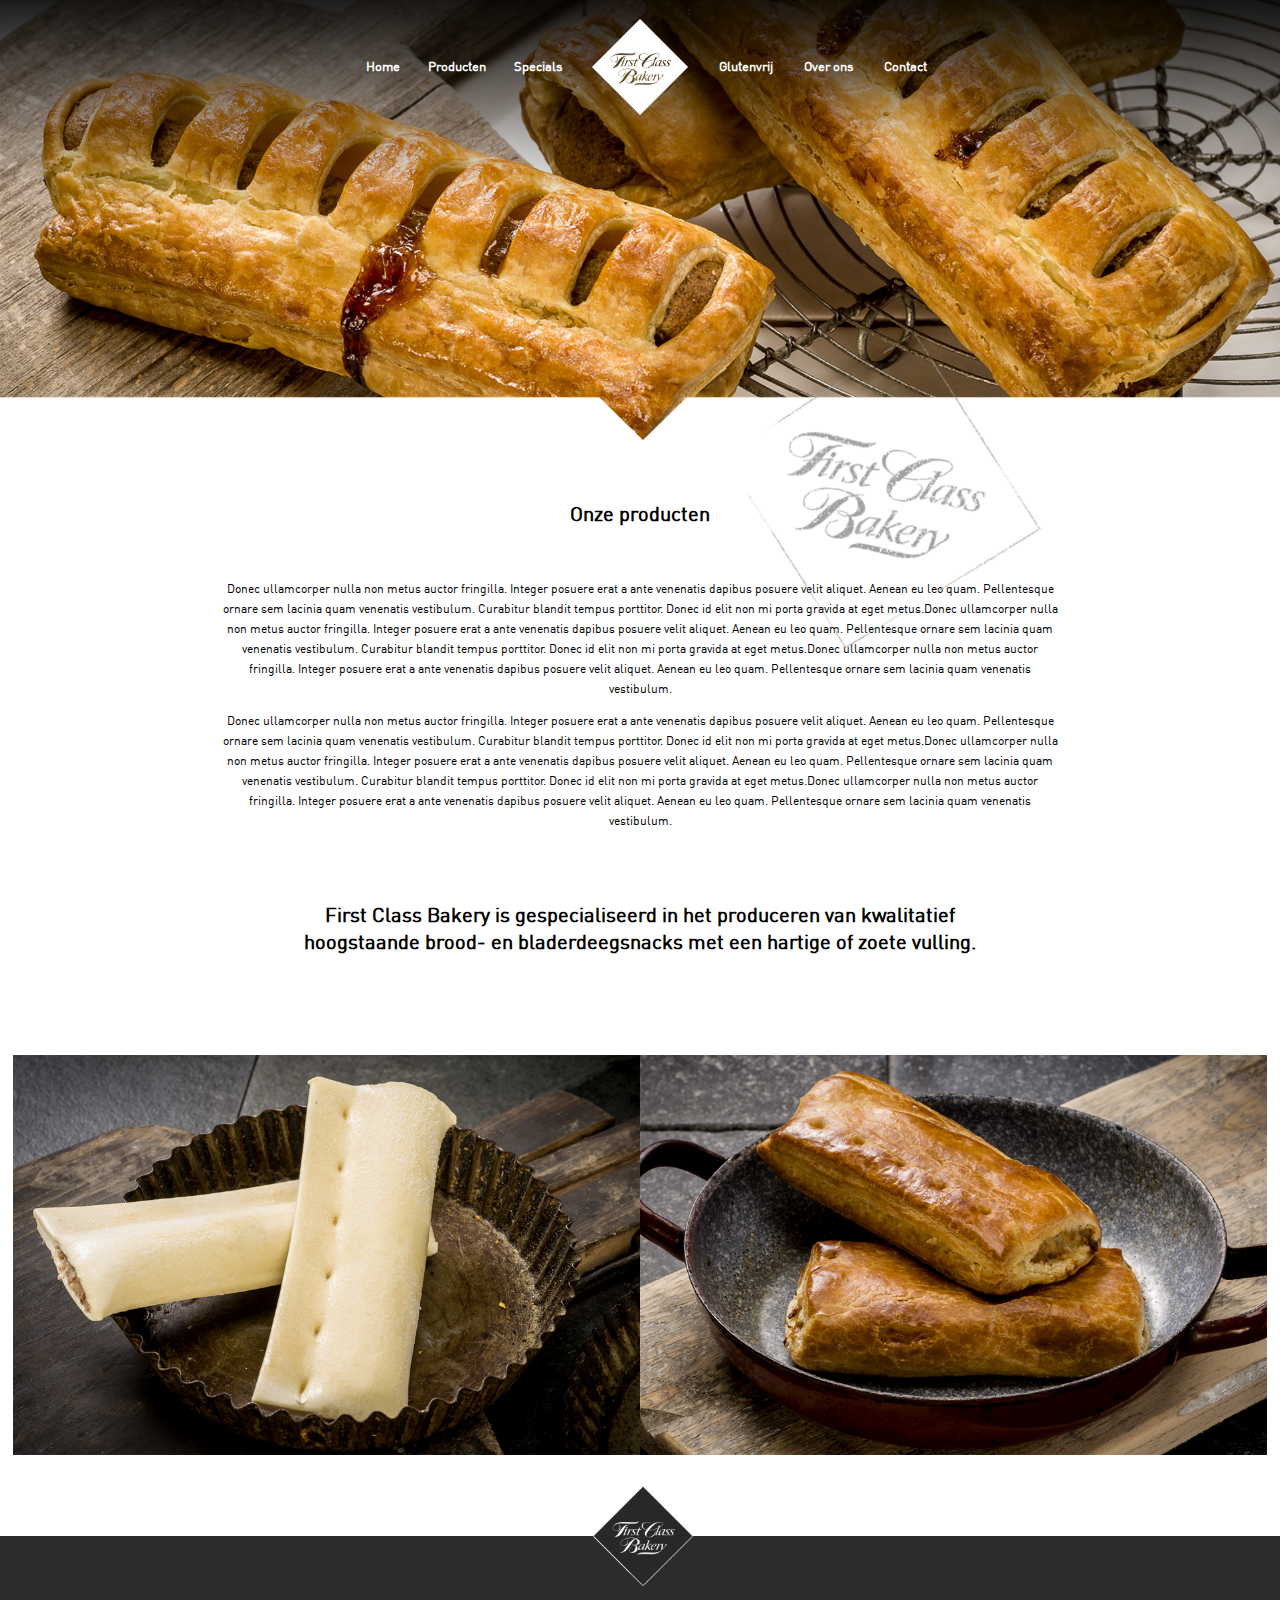
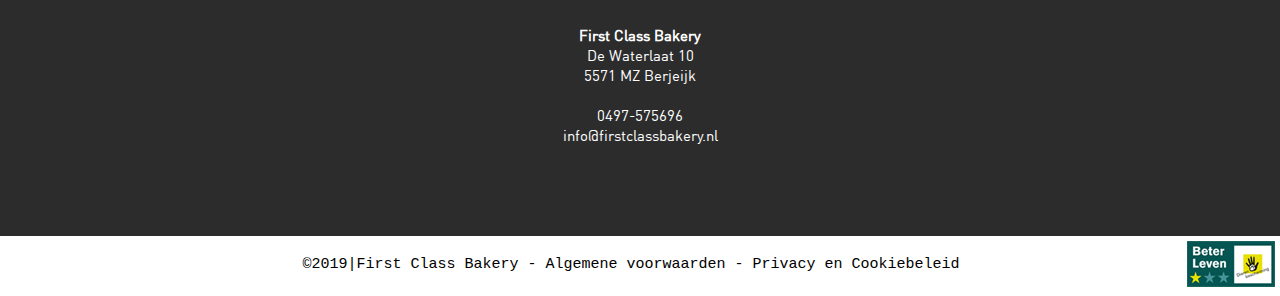
<file: product_detail.html>
<!DOCTYPE html>
<html>
    <head>
        <title>Bakery website</title>
        <meta name="viewport" content="width=device-width, initial-scale=1.0">
        <link rel="stylesheet" href="style.css"/>
        <link rel="stylesheet" href="https://use.fontawesome.com/releases/v5.8.1/css/all.css" integrity="sha384-50oBUHEmvpQ+1lW4y57PTFmhCaXp0ML5d60M1M7uH2+nqUivzIebhndOJK28anvf" crossorigin="anonymous">
    </head>
    <body>
        <div class="page-banner other-pages-banner">
            <div class="page-banner__bg-image"><img src="images/Laag 69.png" alt=""></div>
            <div class="page-banner-effect"><img src="images/Laag 591.png"></div>
            <header class="site-header">
                    <div class="logo-area">
                        <a href="#"><img src="images/logo_header.png" alt=""></a>
                    </div>
                    <div class="nev-menu pages">
                            <ul>
                                <li><a href="index.html">Home</a></li>
                                <li><a href="producten.html">Producten</a></li>
                                <li><a href="specail.html">Specials</a></li>
                                <li><a href="glutenvrij.html">Glutenvrij</a></li>
                                <li><a href="over-ons.html">Over ons</a></li>
                                <li><a href="contact.html">Contact</a></li>
                            </ul>
                    </div>
            </header>
        </div>

        <div class="main-part1-container">
            <div class="brand-logo"><img src="images/brand_stamp.png" alt=""></div>
        </div>
        <div class="ons-verhaal">
            Onze producten
        </div>
        <div class="main-part1-paragraph">
            <p>
                Donec ullamcorper nulla non metus auctor fringilla. Integer posuere erat a ante venenatis dapibus posuere velit aliquet. Aenean eu leo quam. Pellentesque ornare sem lacinia quam venenatis vestibulum. Curabitur blandit tempus porttitor. Donec id elit non mi porta gravida at eget metus.Donec ullamcorper nulla non metus auctor fringilla. Integer posuere erat a ante venenatis dapibus posuere velit aliquet. Aenean eu leo quam. Pellentesque ornare sem lacinia quam venenatis vestibulum. Curabitur blandit tempus porttitor. Donec id elit non mi porta gravida at eget metus.Donec ullamcorper nulla non metus auctor fringilla. Integer posuere erat a ante venenatis dapibus posuere velit aliquet. Aenean eu leo quam. Pellentesque ornare sem lacinia quam venenatis vestibulum.
            </p>
            <p>
                Donec ullamcorper nulla non metus auctor fringilla. Integer posuere erat a ante venenatis dapibus posuere velit aliquet. Aenean eu leo quam. Pellentesque ornare sem lacinia quam venenatis vestibulum. Curabitur blandit tempus porttitor. Donec id elit non mi porta gravida at eget metus.Donec ullamcorper nulla non metus auctor fringilla. Integer posuere erat a ante venenatis dapibus posuere velit aliquet. Aenean eu leo quam. Pellentesque ornare sem lacinia quam venenatis vestibulum. Curabitur blandit tempus porttitor. Donec id elit non mi porta gravida at eget metus.Donec ullamcorper nulla non metus auctor fringilla. Integer posuere erat a ante venenatis dapibus posuere velit aliquet. Aenean eu leo quam. Pellentesque ornare sem lacinia quam venenatis vestibulum.
            </p>
        </div>

        <div class="body-part-bottom-text-field">
            <p><strong>First Class Bakery is gespecialiseerd in het produceren van kwalitatief hoogstaande
                    brood- en bladerdeegsnacks met een hartige of zoete vulling.</strong></p>
        </div>

        <div class="main-body-items-contents product-deatail">
            <div class="item"><img src="images/Laag 537.png" alt=""></div>
            <div class="item"><img src="images/Laag 544.png" alt=""></div>
        </div>
        
        

        <footer class="footer">
            <div class="footer-logo"><a href="#"><img src="images/logo_footer.png" alt=""></a></div>
            <div class="footer-main">
                <div class="footer-main-part1"><strong>First Class Bakery</strong><br>De Waterlaat 10 <br>
                    5571 MZ Berjeijk </div>
                <div class="footer-main-part2">0497-575696<br>info@firstclassbakery.nl</div>
                <div class="linkedin-logo"><a href="#"><i class="fab fa-linkedin-in"></i></a></div>
            </div>
            <div class="footer-part-buttom">
                <div class="footer-part-buttom-text">
                    <pre>&copy2019|First Class Bakery - Algemene voorwaarden - Privacy en Cookiebeleid</pre>
                </div>
                <div class="beterleven"><img src="images/Laag71_beterleven.png" alt=""></div>
            </div>
        </footer>
    </body>
</html>
</file>
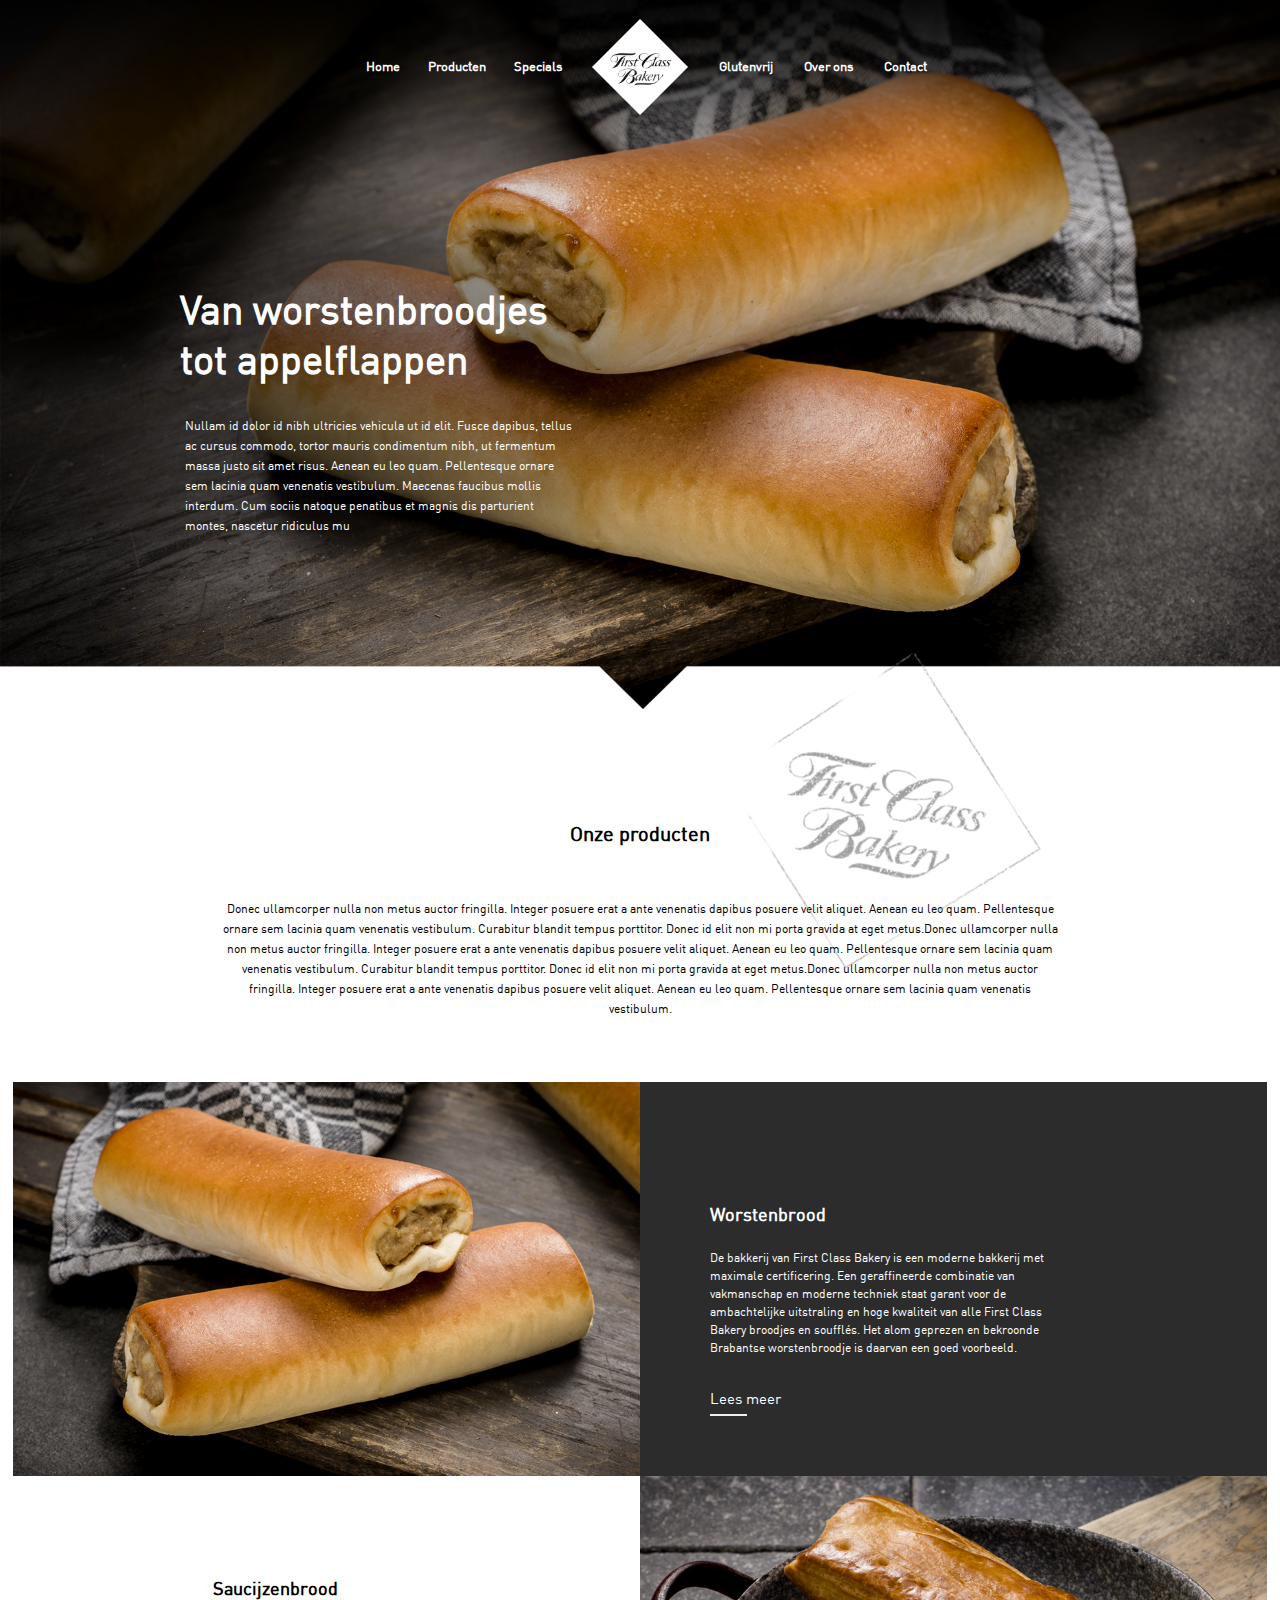
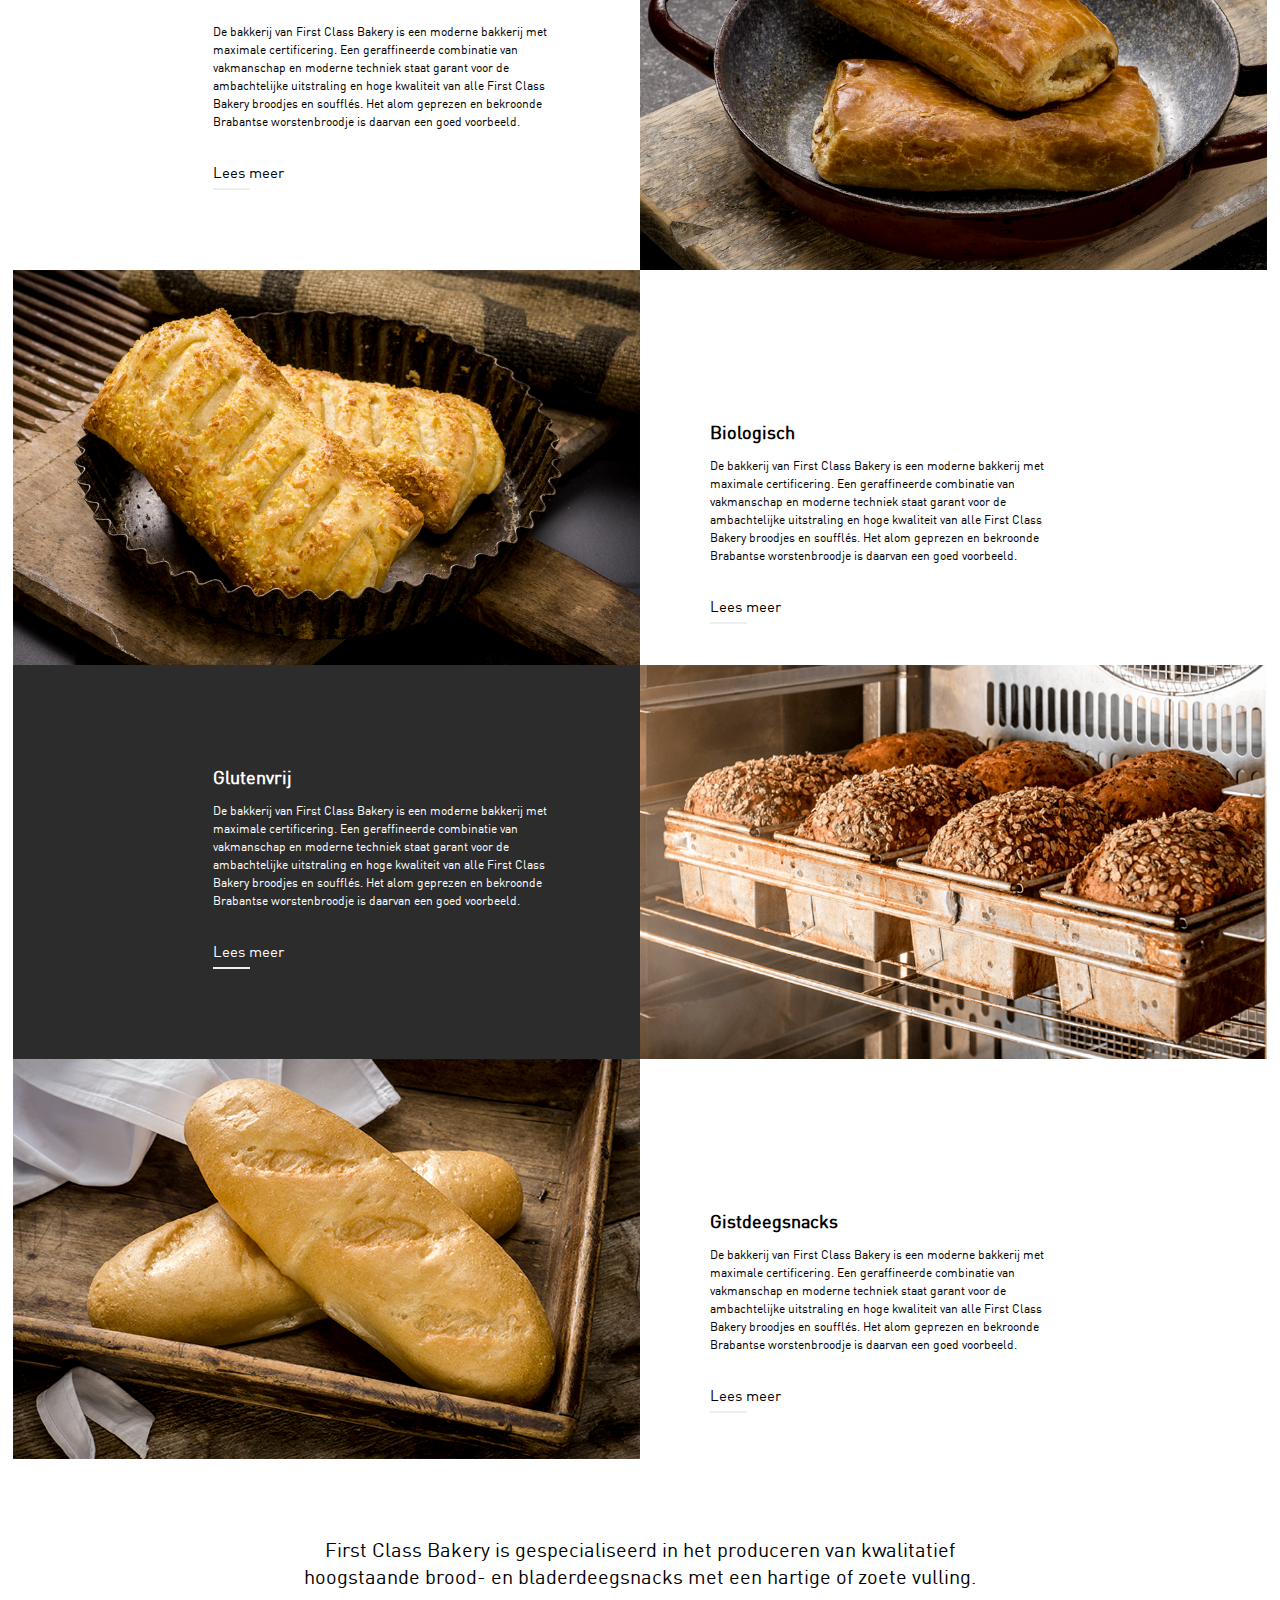
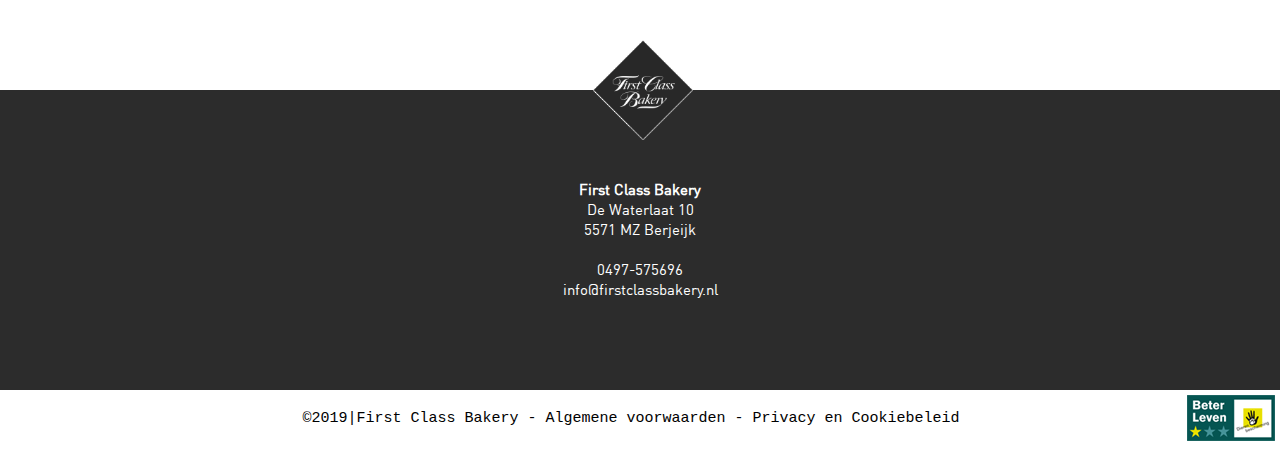
<file: producten.html>
<!DOCTYPE html>
<html>
    <head>
        <title>Bakery website</title>
        <meta name="viewport" content="width=device-width, initial-scale=1.0">
        <link rel="stylesheet" href="style.css"/>
        <link rel="stylesheet" href="https://use.fontawesome.com/releases/v5.8.1/css/all.css" integrity="sha384-50oBUHEmvpQ+1lW4y57PTFmhCaXp0ML5d60M1M7uH2+nqUivzIebhndOJK28anvf" crossorigin="anonymous">
    </head>
    <body>
        
        <div class="page-banner">
            <div class="page-banner__bg-image"><img src="images/banner02.png" alt =""></div>
            <div class="page-banner-effect"><img src="images/Laag 591.png"></div>
            <div class="page-banner-effect"><img src="images/Laag 5421.png"></div>
            <header class="site-header">
                    <div class="logo-area">
                        <a href="#"><img src="images/logo_header.png" alt=""></a>
                    </div>
                    <div class="nev-menu pages">
                            <ul>
                                <li><a href="index.html">Home</a></li>
                                <li><a href="producten.html">Producten</a></li>
                                <li><a href="specail.html">Specials</a></li>
                                <li><a href="glutenvrij.html">Glutenvrij</a></li>
                                <li><a href="over-ons.html">Over ons</a></li>
                                <li><a href="contact.html">Contact</a></li>
                            </ul>
                    </div>
            </header>

            <div class="producten-banner-title"><strong>Van worstenbroodjes
                    <br>tot appelflappen</strong></div>
            <div class="banner-content"><p>
                Nullam id dolor id nibh ultricies vehicula ut id elit. Fusce dapibus, tellus ac cursus commodo, tortor mauris condimentum nibh, ut fermentum massa justo sit amet risus. Aenean eu leo quam. Pellentesque ornare sem lacinia quam venenatis vestibulum. Maecenas faucibus mollis interdum. Cum sociis natoque penatibus et magnis dis parturient montes, nascetur ridiculus mu
            </p>
            </div>

        </div>
        <div class="main-part1-container">
            <div class="brand-logo"><img src="images/brand_stamp.png" alt=""></div>
        </div>
        <div class="ons-verhaal">
            Onze producten
        </div>
        <div class="main-part1-paragraph">
            <p>
                Donec ullamcorper nulla non metus auctor fringilla. Integer posuere erat a ante venenatis dapibus posuere velit aliquet. Aenean eu leo quam. Pellentesque ornare sem lacinia quam venenatis vestibulum. Curabitur blandit tempus porttitor. Donec id elit non mi porta gravida at eget metus.Donec ullamcorper nulla non metus auctor fringilla. Integer posuere erat a ante venenatis dapibus posuere velit aliquet. Aenean eu leo quam. Pellentesque ornare sem lacinia quam venenatis vestibulum. Curabitur blandit tempus porttitor. Donec id elit non mi porta gravida at eget metus.Donec ullamcorper nulla non metus auctor fringilla. Integer posuere erat a ante venenatis dapibus posuere velit aliquet. Aenean eu leo quam. Pellentesque ornare sem lacinia quam venenatis vestibulum.
            </p>
        </div>
        <div class="main-body-items-contents production">
            <div class="item"><img src="images/Laag 95.png" alt=""></div>
            <div class="item item-background1">
                <div class="heading-part1-special">
                    Worstenbrood
                </div>
                <div class="content-text-part1">
                        <p>De bakkerij van First Class Bakery is een moderne bakkerij met maximale certificering. Een geraffineerde combinatie van vakmanschap en moderne techniek staat garant voor de ambachtelijke uitstraling en hoge kwaliteit van alle First Class Bakery broodjes en soufflés. Het alom geprezen en bekroonde Brabantse worstenbroodje is daarvan een goed voorbeeld.</p>
                </div>
                <div class="lees-meer-part1 lees-meer1">
                    <a href="product_detail.html">Lees meer</a>
                    <hr>
                </div>
            </div>
            <div class="item item-background2">
                <div class="heading-part2-special">
                    Saucijzenbrood
                </div>
                <div class="content-text-part2">
                    <p>De bakkerij van First Class Bakery is een moderne bakkerij met maximale certificering. Een geraffineerde combinatie van vakmanschap en moderne techniek staat garant voor de ambachtelijke uitstraling en hoge kwaliteit van alle First Class Bakery broodjes en soufflés. Het alom geprezen en bekroonde Brabantse worstenbroodje is daarvan een goed voorbeeld.</p>
                </div>
                <div class="lees-meer-part2 lees-meer2">
                    <a href="product_detail.html">Lees meer</a>
                    <hr>
                </div>
            </div>
            <div class="item"><img src="images/Laag 97.png" alt=""></div>
            <div class="item"><img src="images/Laag 509.png" alt=""></div>
            <div class="item item-background3">
                <div class="heading-part3">
                    Biologisch
                </div>
                <div class="content-text-part3">
                    <p>
                        De bakkerij van First Class Bakery is een moderne bakkerij met maximale certificering. Een geraffineerde combinatie van vakmanschap en moderne techniek staat garant voor de ambachtelijke uitstraling en hoge kwaliteit van alle First Class Bakery broodjes en soufflés. Het alom geprezen en bekroonde Brabantse worstenbroodje is daarvan een goed voorbeeld.
                    </p>
                </div>
                <div class="lees-meer-part3 lees-meer2">
                    <a href="product_detail.html">Lees meer</a>
                    <hr>
                </div>
            </div>
            <div class="item item-background4">
                <div class="heading-part4">
                    Glutenvrij
                </div>
                <div class="content-text-part4">
                    <p>
                        De bakkerij van First Class Bakery is een moderne bakkerij met maximale certificering. Een geraffineerde combinatie van vakmanschap en moderne techniek staat garant voor de ambachtelijke uitstraling en hoge kwaliteit van alle First Class Bakery broodjes en soufflés. Het alom geprezen en bekroonde Brabantse worstenbroodje is daarvan een goed voorbeeld.
                    </p>
                </div>
                <div class="lees-meer-part4 lees-meer1">
                    <a href="product_detail.html">Lees meer</a>
                    <hr>
                </div>
            </div>
            <div class="item"><img src="images/Laag 810.png" alt=""></div>
            <div class="item"><img src="images/Laag 515.png" alt=""></div>
            <div class="item item-background3">
                <div class="heading-part3">
                    Gistdeegsnacks
                </div>
                <div class="content-text-part3">
                    <p>
                        De bakkerij van First Class Bakery is een moderne bakkerij met maximale certificering. Een geraffineerde combinatie van vakmanschap en moderne techniek staat garant voor de ambachtelijke uitstraling en hoge kwaliteit van alle First Class Bakery broodjes en soufflés. Het alom geprezen en bekroonde Brabantse worstenbroodje is daarvan een goed voorbeeld.
                    </p>
                </div>
                <div class="lees-meer-part3 lees-meer2">
                    <a href="product_detail.html">Lees meer</a>
                    <hr>
                </div>
            </div>
        </div>
        

        <div class="body-part-bottom-text-field">
            <p>First Class Bakery is gespecialiseerd in het produceren van kwalitatief hoogstaande
                    brood- en bladerdeegsnacks met een hartige of zoete vulling.</p>
        </div>
        

        <footer class="footer">
            <div class="footer-logo"><a href="#"><img src="images/logo_footer.png" alt=""></a></div>
            <div class="footer-main">
                <div class="footer-main-part1"><strong>First Class Bakery</strong><br>De Waterlaat 10 <br>
                    5571 MZ Berjeijk </div>
                <div class="footer-main-part2">0497-575696<br>info@firstclassbakery.nl</div>
                <div class="linkedin-logo"><a href="#"><i class="fab fa-linkedin-in"></i></a></div>
            </div>
            <div class="footer-part-buttom">
                <div class="footer-part-buttom-text">
                    <pre>&copy2019|First Class Bakery - Algemene voorwaarden - Privacy en Cookiebeleid</pre>
                </div>
                <div class="beterleven"><img src="images/Laag71_beterleven.png" alt=""></div>
            </div>
        </footer>
    </body>
</html>
</file>
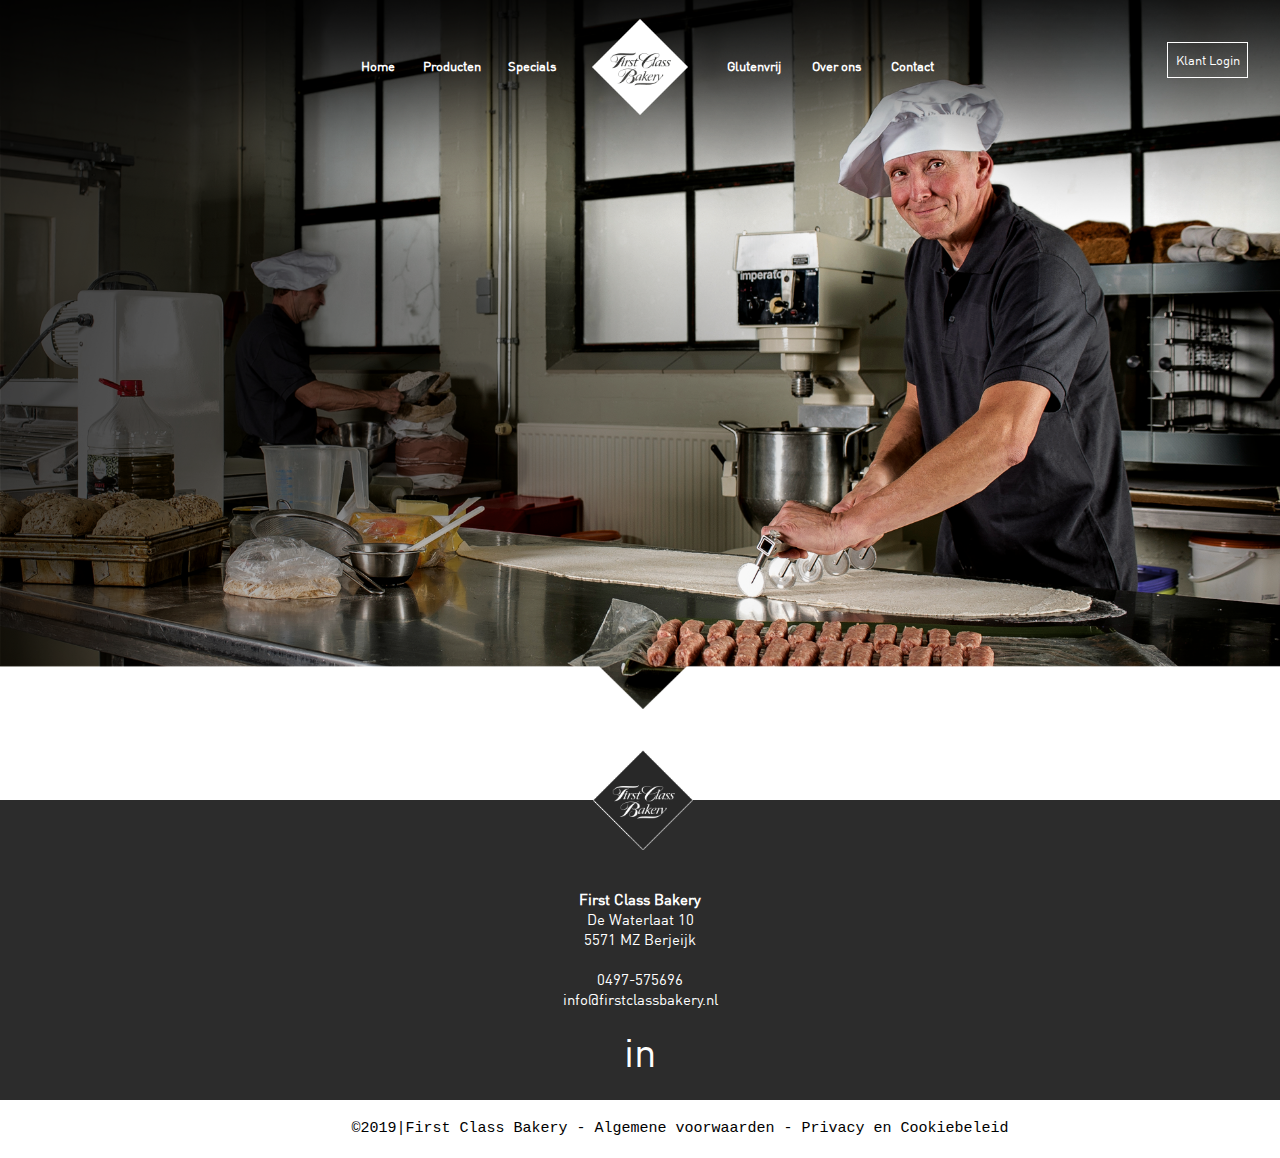
<file: sample.html>
<!DOCTYPE html>
<html>
    <head>
        <title>Bakery website</title>
        <meta name="viewport" content="width=device-width, initial-scale=1.0">
        <link rel="stylesheet" href="style.css"/>
    </head>
    <body>
        
        <div class="page-banner">
            <div class="page-banner__bg-image"><img src="images/Laag541.png" alt =""></div>
            <div class="page-banner-effect"><img src="images/Laag 591.png"></div>
            <div class="page-banner-effect"><img src="images/Laag 5421.png"></div>
            <header class="site-header">
                    <div class="logo-area">
                        <a href="#"><img src="images/logo_header.png" alt=""></a>
                    </div>
                    <div class="nev-menu">
                            <ul>
                                <li><a href="#">Home</a></li>
                                <li><a href="#">Producten</a></li>
                                <li><a href="#">Specials</a></li>
                                <li><a href="#">Glutenvrij</a></li>
                                <li><a href="#">Over ons</a></li>
                                <li><a href="#">Contact</a></li>
                            </ul>
                    </div>
                    <div class="header-login"><a href="#">Klant Login</a></div>
            </header>              
        </div>
                
        

        <footer class="footer">
            <div class="footer-logo"><a href="#"><img src="images/logo_footer.png" alt=""></a></div>
            <div class="footer-main">
                <div class="footer-main-part1"><strong>First Class Bakery</strong><br>De Waterlaat 10 <br>
                    5571 MZ Berjeijk </div>
                <div class="footer-main-part2">0497-575696<br>info@firstclassbakery.nl</div>
                <div class="linkedin-logo">in</div>
            </div>
            <div class="footer-part-buttom">
                <div class="footer-part-buttom-text">
                    <pre>&copy2019|First Class Bakery - Algemene voorwaarden - Privacy en Cookiebeleid</pre>
                </div>
            </div>
        </footer>
    </body>
</html>
</file>
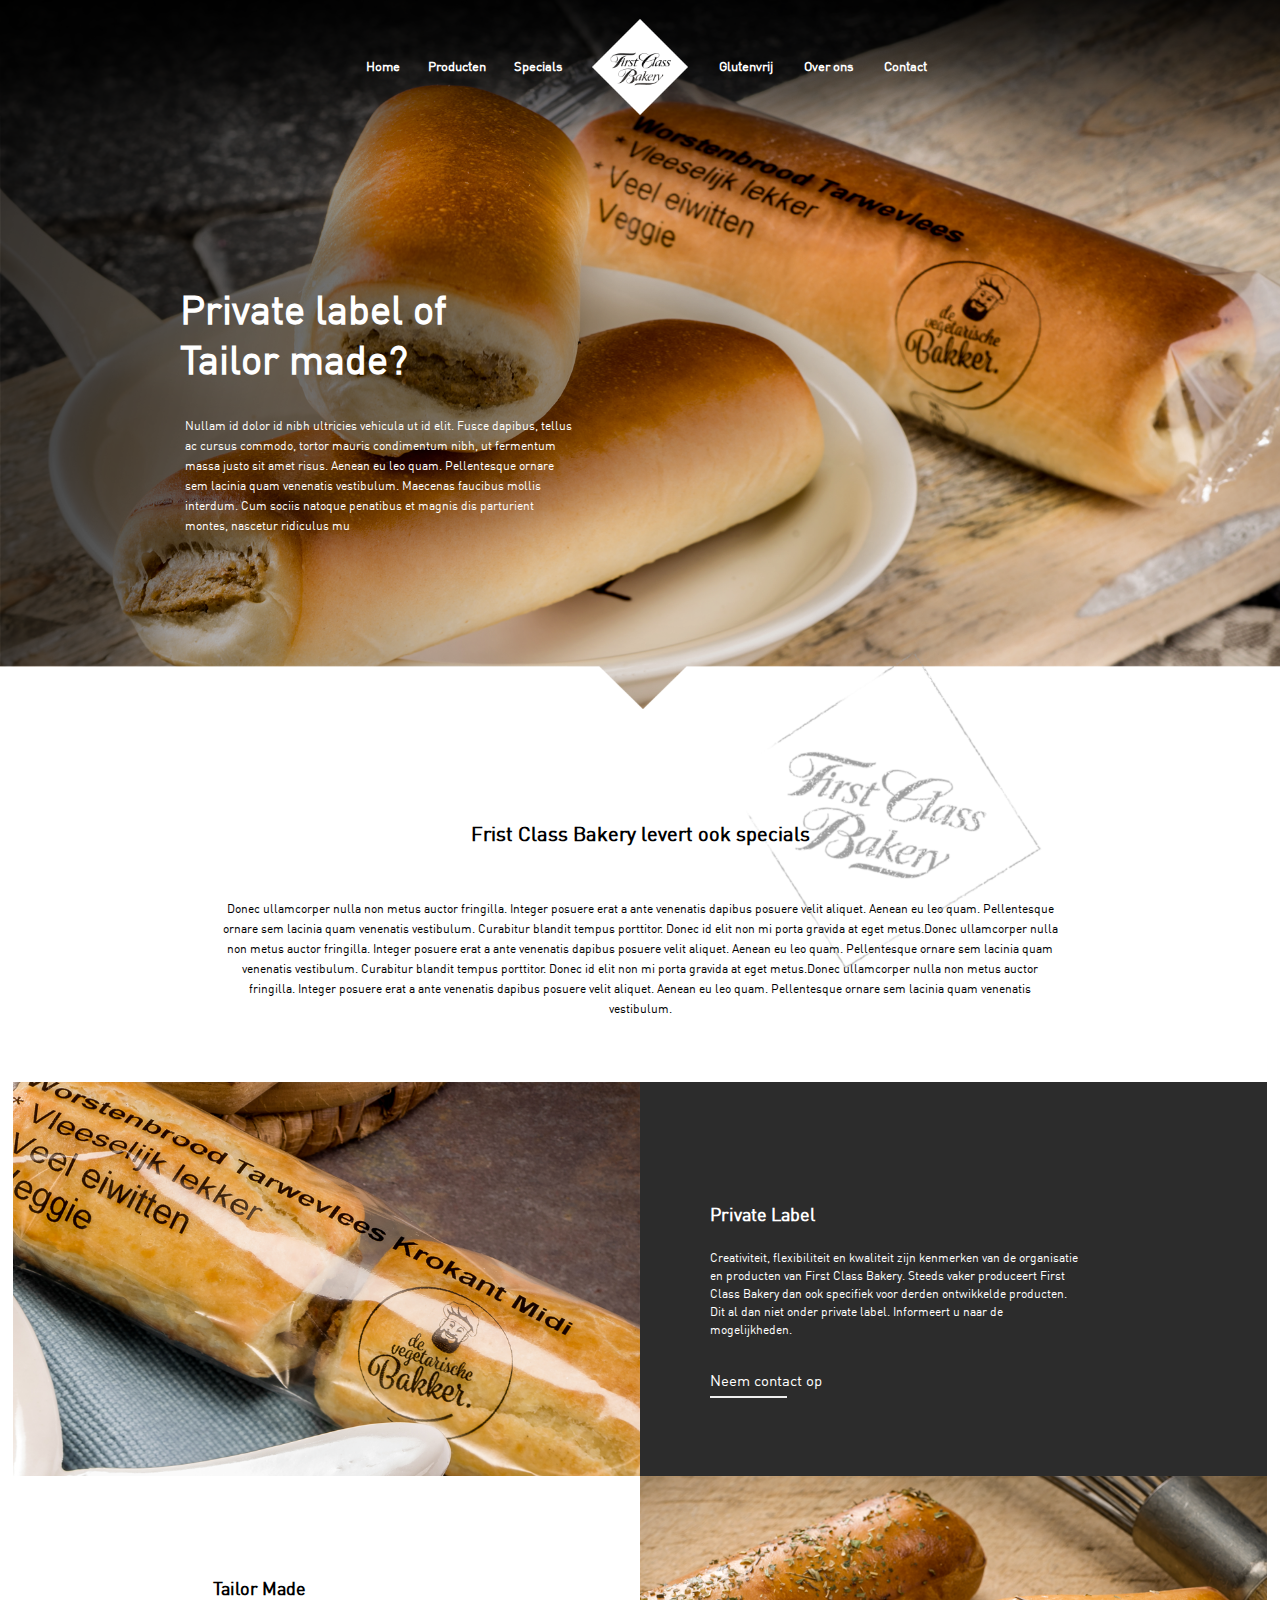
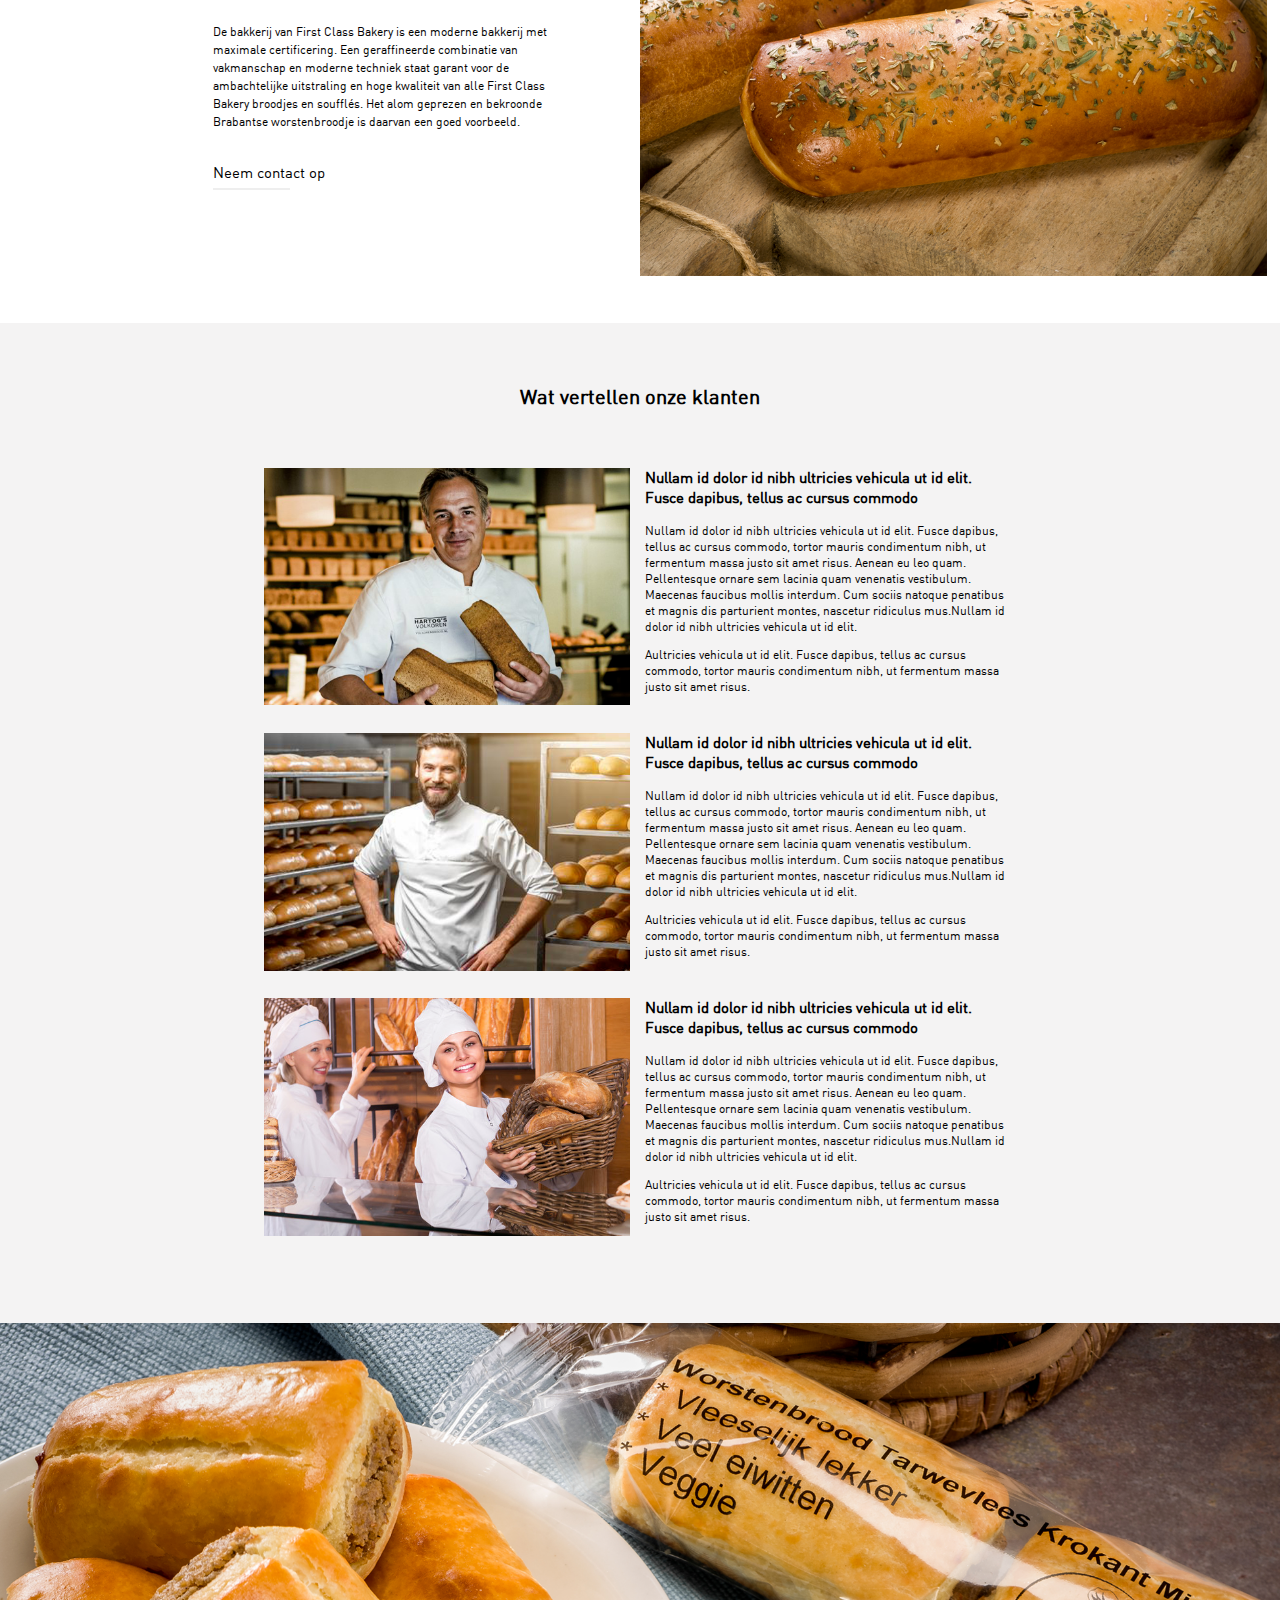
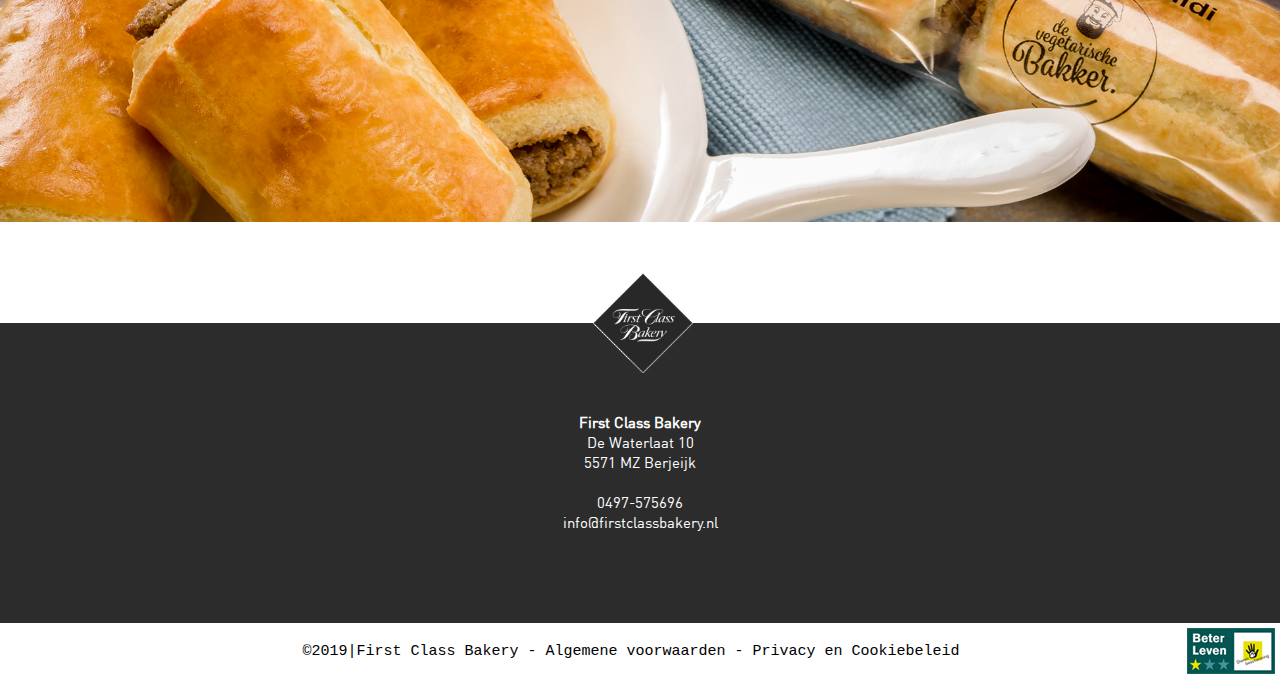
<file: specail.html>
<!DOCTYPE html>
<html>
    <head>
        <title>Bakery website</title>
        <meta name="viewport" content="width=device-width, initial-scale=1.0">
        <link rel="stylesheet" href="style.css"/>
        <link rel="stylesheet" href="https://use.fontawesome.com/releases/v5.8.1/css/all.css" integrity="sha384-50oBUHEmvpQ+1lW4y57PTFmhCaXp0ML5d60M1M7uH2+nqUivzIebhndOJK28anvf" crossorigin="anonymous">
    </head>
    <body>
        
        <div class="page-banner">
            <div class="page-banner__bg-image"><img src="images/Laag 826.png" alt =""></div>
            <div class="page-banner-effect"><img src="images/Laag 591.png"></div>
            <div class="page-banner-effect"><img src="images/Laag 5421.png"></div>
            <header class="site-header">
                    <div class="logo-area">
                        <a href="#"><img src="images/logo_header.png" alt=""></a>
                    </div>
                    <div class="nev-menu pages">
                            <ul>
                                <li><a href="index.html">Home</a></li>
                                <li><a href="producten.html">Producten</a></li>
                                <li><a href="specail.html">Specials</a></li>
                                <li><a href="glutenvrij.html">Glutenvrij</a></li>
                                <li><a href="over-ons.html">Over ons</a></li>
                                <li><a href="contact.html">Contact</a></li>
                            </ul>
                    </div>
            </header>

            <div class="producten-banner-title"><strong>Private label of 
                <br>Tailor made?</strong></div>
            <div class="banner-content"><p>
                Nullam id dolor id nibh ultricies vehicula ut id elit. 
                Fusce dapibus, tellus ac cursus commodo, tortor mauris condimentum nibh, ut fermentum massa justo sit amet risus. 
                Aenean eu leo quam. Pellentesque ornare sem lacinia quam venenatis vestibulum. Maecenas faucibus mollis interdum. 
                Cum sociis natoque penatibus et magnis dis parturient montes, nascetur ridiculus mu
            </p>
            </div>

        </div>
        <div class="main-part1-container">
            <div class="brand-logo"><img src="images/brand_stamp.png" alt=""></div>
        </div>
        <div class="ons-verhaal">
            Frist Class Bakery levert ook specials
        </div>
        <div class="main-part1-paragraph">
            <p>
                    Donec ullamcorper nulla non metus auctor fringilla. Integer posuere erat a ante venenatis dapibus posuere velit aliquet. Aenean eu leo quam. Pellentesque ornare sem lacinia quam venenatis vestibulum. Curabitur blandit tempus porttitor. Donec id elit non mi porta gravida at eget metus.Donec ullamcorper nulla non metus auctor fringilla. Integer posuere erat a ante venenatis dapibus posuere velit aliquet. Aenean eu leo quam. Pellentesque ornare sem lacinia quam venenatis vestibulum. Curabitur blandit tempus porttitor. Donec id elit non mi porta gravida at eget metus.Donec ullamcorper nulla non metus auctor fringilla. Integer posuere erat a ante venenatis dapibus posuere velit aliquet. Aenean eu leo quam. Pellentesque ornare sem lacinia quam venenatis vestibulum.
            </p>
        </div>

        <div class="main-body-items-contents special">
                <div class="item"><img src="images/Laag 8101.png" alt=""></div>
                <div class="item item-background1">
                    <div class="heading-part1-special">
                            Private Label
                    </div>
                    <div class="content-text-part1">
                            <p>
                                Creativiteit, flexibiliteit en kwaliteit zijn kenmerken van de organisatie en producten van First Class Bakery. Steeds vaker produceert First Class Bakery dan ook specifiek voor derden ontwikkelde producten. Dit al dan niet onder private label. Informeert u naar de mogelijkheden.
                            </p>
                    </div>
                    <div class="lees-meer-part1 special-one">
                        Neem contact op
                        <hr>
                    </div>
                </div>
                <div class="item item-background2">
                    <div class="heading-part2-special">
                        Tailor Made
                    </div>
                    <div class="content-text-part2">
                        <p>De bakkerij van First Class Bakery is een moderne bakkerij met maximale certificering. Een geraffineerde combinatie van vakmanschap en moderne techniek staat garant voor de ambachtelijke uitstraling en hoge kwaliteit van alle First Class Bakery broodjes en soufflés. Het alom geprezen en bekroonde Brabantse worstenbroodje is daarvan een goed voorbeeld.</p>
                    </div>
                    <div class="lees-meer-part2 special-two">
                        Neem contact op
                        <hr>
                    </div>
                </div>
                <div class="item"><img src="images/Laag 8102.png" alt=""></div>
        </div>

        <div class="presonal-saying">
                <div class="presonal-saying__title">
                    Wat vertellen onze klanten
                </div>
                <div class="presonal-saying-container">
                    <div class="presonal-saying-individual-container">
                        <img src="images/Laag 75.png" alt="">
                    </div>
                    <div class="presonal-saying-individual-container">
                        <div class="presonal-saying-contents">
                        <p id="presonal-saying-heading"><strong>Nullam id dolor id nibh ultricies vehicula ut id elit. Fusce dapibus, tellus ac cursus commodo</strong></p>
                        <p>Nullam id dolor id nibh ultricies vehicula ut id elit. Fusce dapibus, tellus ac cursus commodo, tortor mauris condimentum nibh, ut fermentum massa justo sit amet risus. Aenean eu leo quam. Pellentesque ornare sem lacinia quam venenatis vestibulum. Maecenas faucibus mollis interdum. Cum sociis natoque penatibus et magnis dis parturient montes, nascetur ridiculus mus.Nullam id dolor id nibh ultricies vehicula ut id elit.</p>
                        <p>Aultricies vehicula ut id elit. Fusce dapibus, tellus ac cursus commodo, tortor mauris condimentum nibh, ut fermentum massa justo sit amet risus. </p>
                    </div>
                    </div>
                    <div class="presonal-saying-individual-container">
                            <img src="images/Laag 76.png" alt="">
                        </div>
                        <div class="presonal-saying-individual-container">
                            <div class="presonal-saying-contents">
                            <p id="presonal-saying-heading"><strong>Nullam id dolor id nibh ultricies vehicula ut id elit. Fusce dapibus, tellus ac cursus commodo</strong></p>
                            <p>Nullam id dolor id nibh ultricies vehicula ut id elit. Fusce dapibus, tellus ac cursus commodo, tortor mauris condimentum nibh, ut fermentum massa justo sit amet risus. Aenean eu leo quam. Pellentesque ornare sem lacinia quam venenatis vestibulum. Maecenas faucibus mollis interdum. Cum sociis natoque penatibus et magnis dis parturient montes, nascetur ridiculus mus.Nullam id dolor id nibh ultricies vehicula ut id elit.</p>
                            <p>Aultricies vehicula ut id elit. Fusce dapibus, tellus ac cursus commodo, tortor mauris condimentum nibh, ut fermentum massa justo sit amet risus. </p>
                        </div>
                    </div>
                    <div class="presonal-saying-individual-container">
                            <img src="images/Laag 627.png" alt="">
                        </div>
                        <div class="presonal-saying-individual-container">
                            <div class="presonal-saying-contents">
                            <p id="presonal-saying-heading"><strong>Nullam id dolor id nibh ultricies vehicula ut id elit. Fusce dapibus, tellus ac cursus commodo</strong></p>
                            <p>Nullam id dolor id nibh ultricies vehicula ut id elit. Fusce dapibus, tellus ac cursus commodo, tortor mauris condimentum nibh, ut fermentum massa justo sit amet risus. Aenean eu leo quam. Pellentesque ornare sem lacinia quam venenatis vestibulum. Maecenas faucibus mollis interdum. Cum sociis natoque penatibus et magnis dis parturient montes, nascetur ridiculus mus.Nullam id dolor id nibh ultricies vehicula ut id elit.</p>
                            <p>Aultricies vehicula ut id elit. Fusce dapibus, tellus ac cursus commodo, tortor mauris condimentum nibh, ut fermentum massa justo sit amet risus. </p>
                        </div>
                        </div>
                </div>
        </div>

        <div class="bottom-background-image">
            <img src="images/Laag 81.png" alt="">
        </div>

        <div class="bottom-background-image-content">

        </div>
        

        <footer class="footer">
            <div class="footer-logo"><a href="#"><img src="images/logo_footer.png" alt=""></a></div>
            <div class="footer-main">
                <div class="footer-main-part1"><strong>First Class Bakery</strong><br>De Waterlaat 10 <br>
                    5571 MZ Berjeijk </div>
                <div class="footer-main-part2">0497-575696<br>info@firstclassbakery.nl</div>
                <div class="linkedin-logo"><a href="#"><i class="fab fa-linkedin-in"></i></a></div>
            </div>
            <div class="footer-part-buttom">
                <div class="footer-part-buttom-text">
                    <pre>&copy2019|First Class Bakery - Algemene voorwaarden - Privacy en Cookiebeleid</pre>
                </div>
                <div class="beterleven"><img src="images/Laag71_beterleven.png" alt=""></div>
            </div>
        </footer>
    </body>
</html>
</file>
<file: style.css>
@font-face {
  font-family: "DIN-font";
  src: url("fonts/DIN\ Regular.ttf");
}

html {
  font-size: 10px;
}

body {
  font-family: DIN-font;
  margin: 0;
  padding: 0;
}


@media screen and (max-width: 950px) {
  html {
    font-size: 9px;
}
}

@media screen and (max-width: 450px) {
  html {
    font-size: 4px;
}
}

/*---------------------------------------
     banner image 
-----------------------------------------*/

  .page-banner {
    padding: 10px 0 40px 0;
    position: relative;
    width: 100%;
    height: 700px;
    background-color: none;
    
  }

  .other-pages-banner {
    height: 380px;
  }

  .page-banner__bg-image {
    width: 100%;
    height: auto;
    background-size: cover;
    position: absolute;
    top: 0;
    bottom: 0;
    left: 0;
    right: 0;
  }

  .page-banner-effect{
    width: 100%;
    height: auto;
    margin: -10px 0 0 0;
    position: absolute;
  }

  
@media screen and (max-width: 1050px) {
  .page-banner {
    padding: 10px 0 40px 0;
    height: 520px;
    
  }
  .other-pages-banner {
    height: 310px;
  }
}

@media screen and (max-width: 950px) {
  .page-banner {
    padding: 10px 0 40px 0;
    height: 380px;
    
  }
  .other-pages-banner {
    height: 210px;
  }
}

@media screen and (max-width: 450px) {
  .page-banner {
    padding: 10px 0 40px 0;
    height: 170px;
    
  }
  .other-pages-banner {
    height: 70px;
  }
}

@media screen and (max-width: 380px) {
  .page-banner {
    padding: 10px 0 40px 0;
    height: 150px;
    
  }
  .other-pages-banner {
    height: 60px;
  }
}

@media screen and (max-width: 320px) {
  .page-banner {
    padding: 10px 0 40px 0;
    height: 120px;
    
  }
  .other-pages-banner {
    height: 50px;
  }
}

/*---------------------------------------
     Navigation menu /header section
-----------------------------------------*/ 

.nev-menu {
  margin: 0 auto;
  width: 57%;
  display: inline-block;
  font-weight: bold;
}

.pages {
  width: 47%;
}

.nev-menu ul {
  margin: 0;
  list-style: none;
  text-align: right;
  padding-top: 3vw;
  padding-left: 10vw;
}

.pages ul {
  padding-left: 1vw;
}


.nev-menu ul li {
  float: none; 
  display: inline-block;
}

.nev-menu ul li:nth-child(1) {
  float: left;
}

.nev-menu ul li:nth-child(2) {
  float: left;
}

.nev-menu ul li:nth-child(3) {
  float: left;
}


.nev-menu ul li a {
  color: #fff;
  text-decoration: none;
  display: block;
  padding: 0.72vw 1.09vw;
}

.nev-menu ul li a:hover {
  text-decoration-line: underline;
}

.site-header {
  width: 100%;
  position: relative;
  font-size: 1vw;
  text-align: center;
}

.logo-area {
  display: block;
  width: 7.5%;
  height: auto;
  position: absolute;
  left: 50%;
  top: 0.71vw;
  content: "";
  margin-left: -3.75%;
}

.header-login {
  display: block;
  float: right;
  padding-top: 3.27vw;
  padding-right: 2.5vw;
}

.header-login a {
  text-decoration: none;
  color: #fff;
  border: 0.072vw solid #fff;
  padding: 0.72vw 0.58vw 0.72vw 0.58vw;
}


@media screen and (max-width: 450px) {
  .nev-menu {
      width: 81%;
    }
  
  .pages {
      width: 70%;
  }
  
  .nev-menu ul {
      padding-top: 2.5vw;
      padding-left: 12.8vw;
  }

  .pages ul {
    padding-left: 1.5vw;
  }

  .site-header {
      font-size: 1.8vw;
  }

  .header-login {
      padding-right: 0.5vw;
  }

}

/*---------------------------------------
     footer-section
-----------------------------------------*/ 

.footer {
  text-align: center;
}

.footer-main {
  width: 100%;
  height: 300px;
  background: rgb(44, 44, 44);
}

.footer-logo {
  width: 100px;
  height: 100px;
  left: 46.3%;
  position: relative;
  display: block;
  margin-bottom: -50px;
}

@media screen and (max-width: 450px) {
  .footer-logo {
    left: 35%;
  }
}

.footer-main-part1 {
  padding-top: 90px;
  font-size: 15px;
  color: #fff;
  line-height: 20px;
}

.footer-main-part2 {
  padding-top: 20px;
  font-size: 15px;
  color: #fff;
  line-height: 20px;
}

.linkedin-logo {
  position: relative;
  padding: 15px;
  font-size: 40px;
  color: #fff;
}

.linkedin-logo a {
  text-decoration: none;
  color: #fff;
}

.footer-part-buttom {
  width: 100%;
  height: 50px;
}

.footer-part-buttom-text {
  padding: 5px 0 5px 80px;
  font-size: 15px;
  text-align: center;
  display: inline-block
}

@media screen and (max-width: 450px) {
  .footer-part-buttom-text {
    animation-direction: right;
    padding: 20px 0 20px 10px;
    font-size: 5px;
  }
}

.beterleven {
  float: right;
  padding: 5px;
}


/*---------------------------------------
     Banner-Text-contents
-----------------------------------------*/ 

.first-class-bakery {
  position: relative;
  color: #fff;
  font-size: 95px;
  Padding-top: 80px;
  padding-left: 180px;
  font-weight: bold;
  line-height: 95px;
}

.producten-banner-title {
  position: relative;
  color: #fff;
  font-size: 40px;
  Padding-top: 200px;
  padding-left: 180px;
  font-weight: bold;
  line-height: 50px;
}

.banner-content {
  position: relative;
  Width: 390px;
  height: 200px;
  padding-top: 20px;
  padding-left: 185px;
  color: #fff;
  font-size: 12px;
  line-height: 20px;
}

@media screen and (max-width: 1050px) {
  .first-class-bakery {
    font-size: 85px;
    Padding-top: 80px;
    padding-left: 130px;
    line-height: 85px;
  }
  
  .producten-banner-title {
    font-size: 35px;
    Padding-top: 120px;
    padding-left: 130px;
    line-height: 50px;
  }
  
  .banner-content {
    Width: 390px;
    height: 200px;
    padding-top: 20px;
    padding-left: 135px;
    font-size: 12px;
    line-height: 18px;
  }
}

@media screen and (max-width: 950px) {
  .first-class-bakery {
    font-size: 60px;
    Padding-top: 60px;
    padding-left: 110px;
    line-height: 65px;
  }
  
  .producten-banner-title {
    font-size: 30px;
    Padding-top: 100px;
    padding-left: 110px;
    line-height: 40px;
  }
  
  .banner-content {
    Width: 350px;
    height: 200px;
    padding-top: 10px;
    padding-left: 115px;
    font-size: 11px;
    line-height: 15px;
  }
}

@media screen and (max-width: 450px) {
  .first-class-bakery {
    font-size: 30px;
    Padding-top: 70px;
    padding-left: 45px;
    line-height: 30px;
  }
  
  .producten-banner-title {
    font-size: 25px;
    Padding-top: 70px;
    padding-left: 45px;
    line-height: 30px;
  }
  
  .banner-content {
    font-size: 0%;
  }
}

/*---------------------------------------
     main-body-contents-part-1
-----------------------------------------*/

.main-part1-container {
  width: 100%;
  height: auto;
  background: none;
  position: absolute;

}

.brand-logo {
  display: block;
  width: 400px;
  height: 400px;
  margin-top: -120px;
  padding-right: 200px;
  float: right;
}

.ons-verhaal {
  font-size: 20px;
  font-weight: bold;
  text-align: center;
  padding-top: 70px;
}

.main-part1-paragraph  {
  padding: 40px 220px 0 220px;
  text-align: center;
  font-size: 12px;
  line-height: 20px;
}

.lees-meer {
  text-align: center;
  padding: 30px 0 0 0;
  font-size: 18px;
  text-decoration-line: underline;
}


@media screen and (max-width: 1050px) {  
  .brand-logo {
    width: 300px;
    height: 300px;
    margin-top: -100px;
    padding-right: 120px;
    float: right;
  }
  
  .ons-verhaal {
    font-size: 20px;
    padding-top: 20px;
  }
  
  .main-part1-paragraph  {
    padding: 20px 100px 0 100px;
    font-size: 12px;
    line-height: 20px;
  }
}

@media screen and (max-width: 950px) {
  .brand-logo {
    width: 250px;
    height: 250px;
    margin-top: -80px;
    padding-right: 70px;
    float: right;
  }
  
  .ons-verhaal {
    font-size: 20px;
    padding-top: 15px;
  }
  
  .main-part1-paragraph  {
    padding: 15px 50px 0 50px;
    font-size: 10px;
    line-height: 15px;
  }
}

@media screen and (max-width: 450px) {
  .brand-logo {
    width: 100px;
    height: 100px;
    margin-top: -25px;
    padding-right: 20px;
    float: right;
  }
  
  .ons-verhaal {
    font-size: 20px;
    padding-top: 15px;
  }
  
  .main-part1-paragraph  {
    padding: 0 20px 0 20px;
    font-size: 10px;
    line-height: 14px;
  }
}

/*---------------------------------------
     main-body-items-contents + images
-----------------------------------------*/

img {
  max-width: 100%;
  height: auto;
}


.main-body-items-contents {
  width: 98%;
  height: 122vw;
  margin: 1%;
  padding-top: 50px;
  background-color: none;
}

.production {
  height: 155vw;
}

.special {
  height: 61.8vw;
}

.glutenvrij {
  height: 120vw;
}

.over-ons {
  height: 91vw;
}

.product-deatail {
  height: 32.7vw;
  background-color: none;
}

.item {
  float: left;
  display: block;
  width: 50%;
  height: 30.8vw;
}


.item-background1 {
  background-color: rgb(44, 44, 44);
  color: #fff;
}

.item-background2 {
  background-color: #fff;
}

.item-background3 {
  background-color: #fff;
}

.item-background4 {
  background-color: rgb(44, 44, 44);
  color: #fff;
}

.content-text-part1 {
  width: 370px;
  line-height: 1.8rem;
  font-size: 1.2rem;
  padding: 0 70px;
}

.heading-part1 {
  font-size: 1.8rem;
  padding: 60px 70px 10px 70px;
  font-weight: bold;
}

.content-text-part2 {
  width: 370px;
  line-height: 1.8rem;
  font-size: 1.2rem;
  padding: 0 0 0 200px;
}

.heading-part2 {
  font-size: 1.8rem;
  padding: 70px 0 10px 200px;
  font-weight: bold;
}

.content-text-part3 {
  width: 370px;
  line-height: 1.8rem;
  font-size: 1.2rem;
  padding: 0 0 0 70px;
}

.heading-part3 {
  font-size: 1.8rem;
  padding: 150px 0 0 70px;
  font-weight: bold;
}



.content-text-part4 {
  width: 370px;
  line-height: 1.8rem;
  font-size: 12px;
  padding: 0 0 0 200px;
}

.heading-part4 {
  font-size: 1.8rem;
  padding: 100px 0 0 200px;
  font-weight: bold;
}

.lees-meer-part1 {
  font-size: 1.5rem;
  padding: 20px 0 0 70px;
  position: relative;
}

.lees-meer-part2 {
  font-size: 1.5rem;
  padding: 20px 0 0 200px;
  position: relative;
}

.lees-meer-part3 {
  font-size: 1.5rem;
  padding: 20px 0 0 70px;
  position: relative;
}

.lees-meer-part4 {
  font-size: 1.5rem;
  padding: 20px 0 0 200px;
  position: relative;
}

.lees-meer-part1 hr {
  margin: 5px 520px 0 0;
  border-style: groove;
}

.lees-meer-part2 hr {
  margin: 5px 390px 0 0;
  border-style: groove;
}

.lees-meer-part3 hr {
  margin: 5px 520px 0 0;
  border-style: groove;
}

.lees-meer-part4 hr {
  margin: 5px 390px 0 0;
  border-style: groove;
}


.heading-part1-special {
  font-size: 1.8rem;
  padding: 120px 70px 10px 70px;
  font-weight: bold;
}

.heading-part2-special {
  font-size: 1.8rem;
  padding: 100px 0 10px 200px;
  font-weight: bold;
}

.special-one hr {
  margin: 5px 480px 0 0;
}

.special-two hr {
  margin: 5px 350px 0 0;
}

.lees-meer1 a {
  text-decoration: none;
  color: #fff;
}

.lees-meer2 a {
  text-decoration: none;
  color: #000000;
}

@media screen and (max-width: 950px) {
  .content-text-part1 {
    width: 370px;
    padding: 0 10px;
  }
  
  .heading-part1 {
    padding: 20px 10px 0px 10px;
  }
  
  .content-text-part2 {
    width: 300px;
    padding: 0 0 0 30px;
  }
  
  .heading-part2 {
    padding: 20px 0 10px 30px;
  }
  
}

@media screen and (max-width: 450px) {
  .content-text-part1 {
    width: 120px;
    padding: 0 5px;
  }
  
  .heading-part1 {
    padding: 5px 5px 0px 5px;
  }
  
  .content-text-part2 {
    width: 120px;
    padding: 0 0 0 15px;
  }
  
  .heading-part2 {
    padding: 5px 0 0px 15px;
  }
}


/*---------------------------------------
     faddle-image + contanet-part
-----------------------------------------*/


.faddle-images-cow-bread-gluten-container {
  width: 66%;
  height: 400px;
  background-color: none;
  margin: 90px 17% 0 17%;
  position: absolute;
}

.cow-bread-gluten {
  float: left;
  width: 25.33%;
  height: 150px;
  background-color: none;
  margin: 0 4% 0 4%;
  text-align: center;
}


.gluten img {
  width: 130px;
  height: auto;
  padding: 0 0 0 0;
  margin: 0 0 0 0;
}

.cow img {
  padding: 50px 0 0 10px;
}

.bread img {
  padding: 70px 0 0 0;
}

.faddle-images-cow-bread-gluten-text-container {
  width: 66%;
  height: 400px;
  background-color: none;
  margin: 100px 17% 0 17%;
}

.cow-bread-gluten-title {
  padding: 110px 0 0 0;
  font-size: 22px;
  font-weight: bold;
}

.cow-bread-gluten-title hr {
  display: block;
  margin: 15px 10px 10px 10px;
  border-style: solid;
  
}

.cow-bread-gluten-content {
  font-size: 12px;
  padding: 60px 0 0 0;
}


@media screen and (max-width: 450px) {
  .faddle-images-cow-bread-gluten-container {
    height: 400px;
    margin: 30px 17% 0 17%;
  }
  
  .cow-bread-gluten {
    width: 25.33%;
    height: 150px;
    margin: 0 4% 0 4%;
  }
  
  
  .gluten img {
    width: 30px;
    height: auto;
    padding: 0 0 0 0;
    margin: 0 0 0 0;
  }
  
  .cow img {
    padding: 8px 0 0 10px;
  }
  
  .bread img {
    padding: 18px 0 0 0;
  }
  
  .faddle-images-cow-bread-gluten-text-container {
    width: 66%;
    height: 290px;
    margin: 50px 17% 0 17%;
  }
  
  .cow-bread-gluten-title {
    padding: 0px 0 0 0;
    font-size: 14px;
  }
  
  .cow-bread-gluten-title hr {
    margin: 5px 0;
    
  }
  
  .cow-bread-gluten-content {
    font-size: 10px;
    padding: 0 0 0 0;
    font-size: 8px;
  }
}

/*---------------------------------------
     bottom-background-image
-----------------------------------------*/

.bottom-background-image {
  width: 100%;
  height: auto;
  position: absolute;
}

.bottom-background-image-content {
  width: 100%;
  height: 550px;
  background-color: none;
}

.bottom-background-image-gaping {
  width: 100%;
  height: 630px;
  background-color: none;
}

.content-background {
  position: relative;
  width: 390px;
  height: 440px;
  background-color: rgb(44, 44, 44);
  opacity: .80;
  margin: 90px 0 0 300px;
  color: #fff;
  text-align: center;
}

.bottom-background-title {
  padding: 120px 50px 0 50px;
  font-weight: bold;
  font-size: 20px;
}

.bottom-background-title hr {
  margin: 8px 70px 0 70px;
}

.bottom-background-content {
  padding: 25px 80px 0 80px;
  font-size: 12px;
}



.body-part-bottom-text-field {
  text-align: center;
  font-size: 20px;
  margin: 70px 300px 50px 300px;
}

@media screen and (max-width: 450px) {
  .bottom-background-image-content {
    height: 150px;
  }
  
  .bottom-background-image-gaping {
    width: 100%;
    height: 630px;
  }
  
  .content-background {
    width: 150px;
    height: 100px;
    background-color: rgb(44, 44, 44);
    opacity: .80;
    margin: 20px 0 0 20px;
  }
  
  .bottom-background-title {
    padding: 5px 5px 0 5px;
    font-size: 15px;
  }
  
  .bottom-background-title hr {
    margin: 0;
  }
  
  .bottom-background-content {
    padding: 5px 5px 0 5px;
    font-size: 6px;
  }
  
  
  
  .body-part-bottom-text-field {
    text-align: center;
    font-size: 20px;
    margin: 70px 300px 50px 300px;
  }
}


@media screen and (max-width: 450px) {
  .body-part-bottom-text-field {
    font-size: 10px;
    margin: 10px;
  }
}

/*---------------------------------------
     personal-saying-information
-----------------------------------------*/

.presonal-saying{
  width:100%;
  height: 1000px;
  background-color: rgb(244 243 243);
  margin: 50px 0 0 0;
}

.presonal-saying__title {
  font-size: 20px;
  text-align: center;
  padding: 60px 0 0 0;
  font-weight: bold;
}

.presonal-saying-container {
  width: 60%;
  height: auto;
  background-color: none;
  margin: 50px 20% 0 20%;
}

.presonal-saying-individual-container {
  display: block;
  width: 47.7%;
  height: 250px;
  background-color: none;
  margin: 1%;
  padding: 0;
  position: relative;
  float: left;
}

.presonal-saying-contents {
  font-size: 12px;
  margin: -15px 0 0 0;
}

#presonal-saying-heading {
  font-size: 15px;
}

/*---------------------------------------
     ouni-logo
-----------------------------------------*/

.ouni-logo {
  width: 200px;
  height: auto;
  margin-left: auto;
  margin-right: auto;
}

/*---------------------------------------
     contact-style
-----------------------------------------*/
.contact-details-form {
  background-color: rgb(244 243 243);
}

.contect-details-title {
  font-size: 30px;
  padding: 100px 0 0 70px;
}

.contect-deatails-address {
  font-size: 18px;
  padding: 20px 0 0 70px;
  line-height: 25px;
}

.contect-deatails-connect {
  font-size: 18px;
  padding: 0 0 0 70px;
}
.contect-form form {
  padding: 50px 0 0 200px;
  position: relative;
}

.contect-form input {
  width: 400px;
  height: 50px;
  padding: 10px;
  margin: 10px;
  box-sizing: border-box;
}

.contect-form textarea {
  width: 400px;
  height: 130px;
  padding: 10px;
  margin: 10px;
  resize: none;
  text-decoration: none;
  box-sizing: border-box;
}

.contect-form input[type=submit] {
  width: 100px;
  border: none;
  background-color: rgb(244 243 243);
  margin-left: -10px;
  margin-top: -5px;
  cursor: pointer;
}

.contect-form input[type=submit]:hover {
  text-decoration-line: underline;
}



/*---------------------------------------
     history-Flow-chart
-----------------------------------------*/


.history-flow-chart {
  width: 60%;
  height: 1580px;
  position: relative;
  background-color: none;
  margin: 30px 20% 0 20%;
}

.history-flow-chart-side1 {
  width: 49.7%;
  height: 1500px;
  background-color: none;
  float: left;
  border:  1px solid rgb(44, 44, 44);
  border-bottom: none;
  border-left: none;
  border-top: none;
}

.history-flow-chart-side2 {
  width: 50%;
  height: 1500px;
  background-color: none;
  float: left;
  border:  1px solid rgb(44, 44, 44);
  border-bottom: none; 
  border-right: none;
  border-top: none;
}

.history-flow-chart-img-side1 {
  width: 150px;
  height: 150px;
  margin: -75px 0 0 210px;
  position: absolute;
}

.horizontal-line-side1 {
  height: 2px;
  position: relative;
  background-color: #000000;
  margin: 150px 0 0 0;
}

.history-flow-chart-img-side2 {
  width: 150px;
  height: 150px;
  margin: -75px 0 0 40px;
  position: absolute;
}

.horizontal-line-side2 {
  height: 2px;
  position: relative;
  background-color: #000000;
  margin: 300px 0 0 0;
}

.history-flow-chart-side1-year {
  position: absolute;
  margin: 125px 0 0 80px;
  font-weight: bold;
}

.history-flow-chart-side1-text {
  font-size: 12px;
  line-height: 5px;
  margin: 15px 0 0 0;
  position: absolute;
}

.history-flow-chart-side2-year {
  position: absolute;
  margin: 275px 0 0 280px;
  font-weight: bold;
}

.history-flow-chart-side2-text {
  font-size: 12px;
  line-height: 5px;
  margin: 15px 0 0 200px;
  position: absolute;
}


.down-line-side1 {
  margin: 300px 0 0 0;
}

.down-line-side2 {
  margin: 300px 0 0 0;
}

.down-side1-year {
  margin: 275px 0 0 80px;
}

.down-side2-year {
  margin: 275px 0 0 280px;
}



/*---------------------------------------
     mobile-view test
-----------------------------------------*/



@media screen and (max-width: 1499px) {

}
</file>
